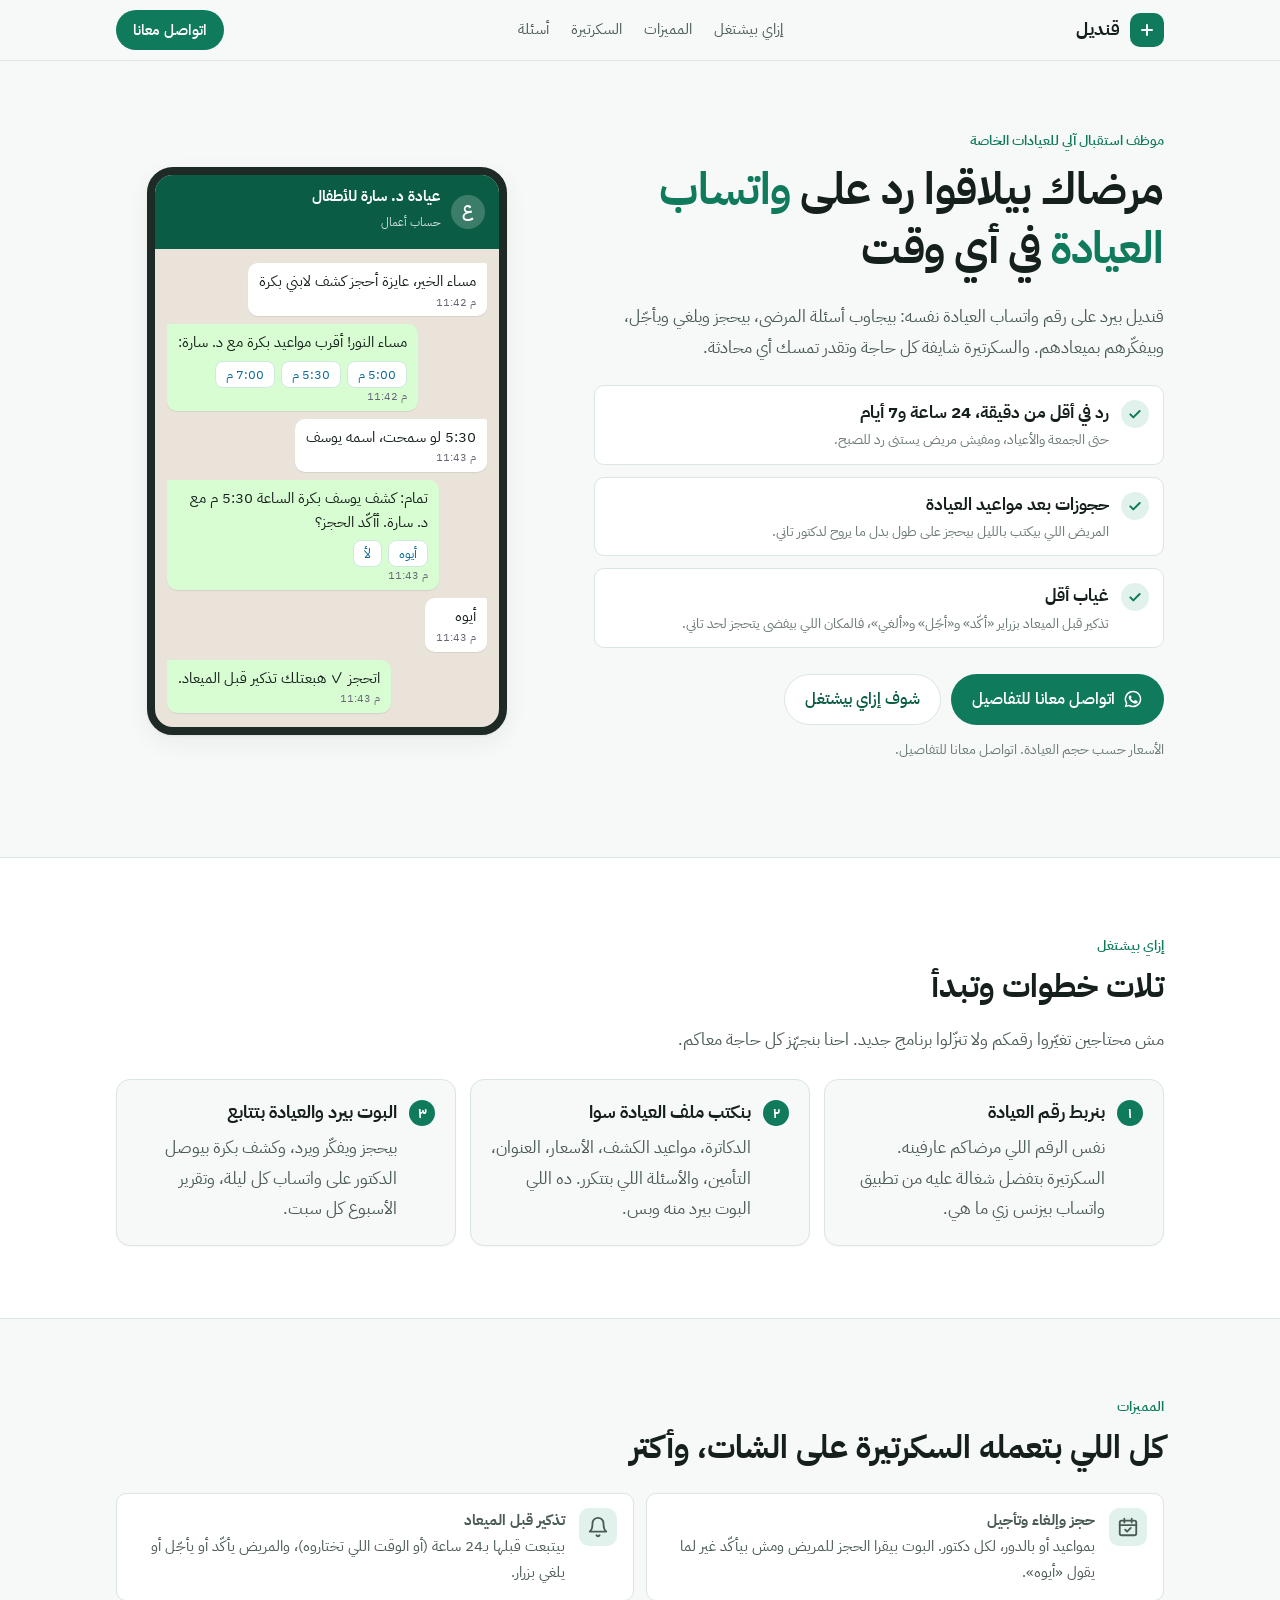
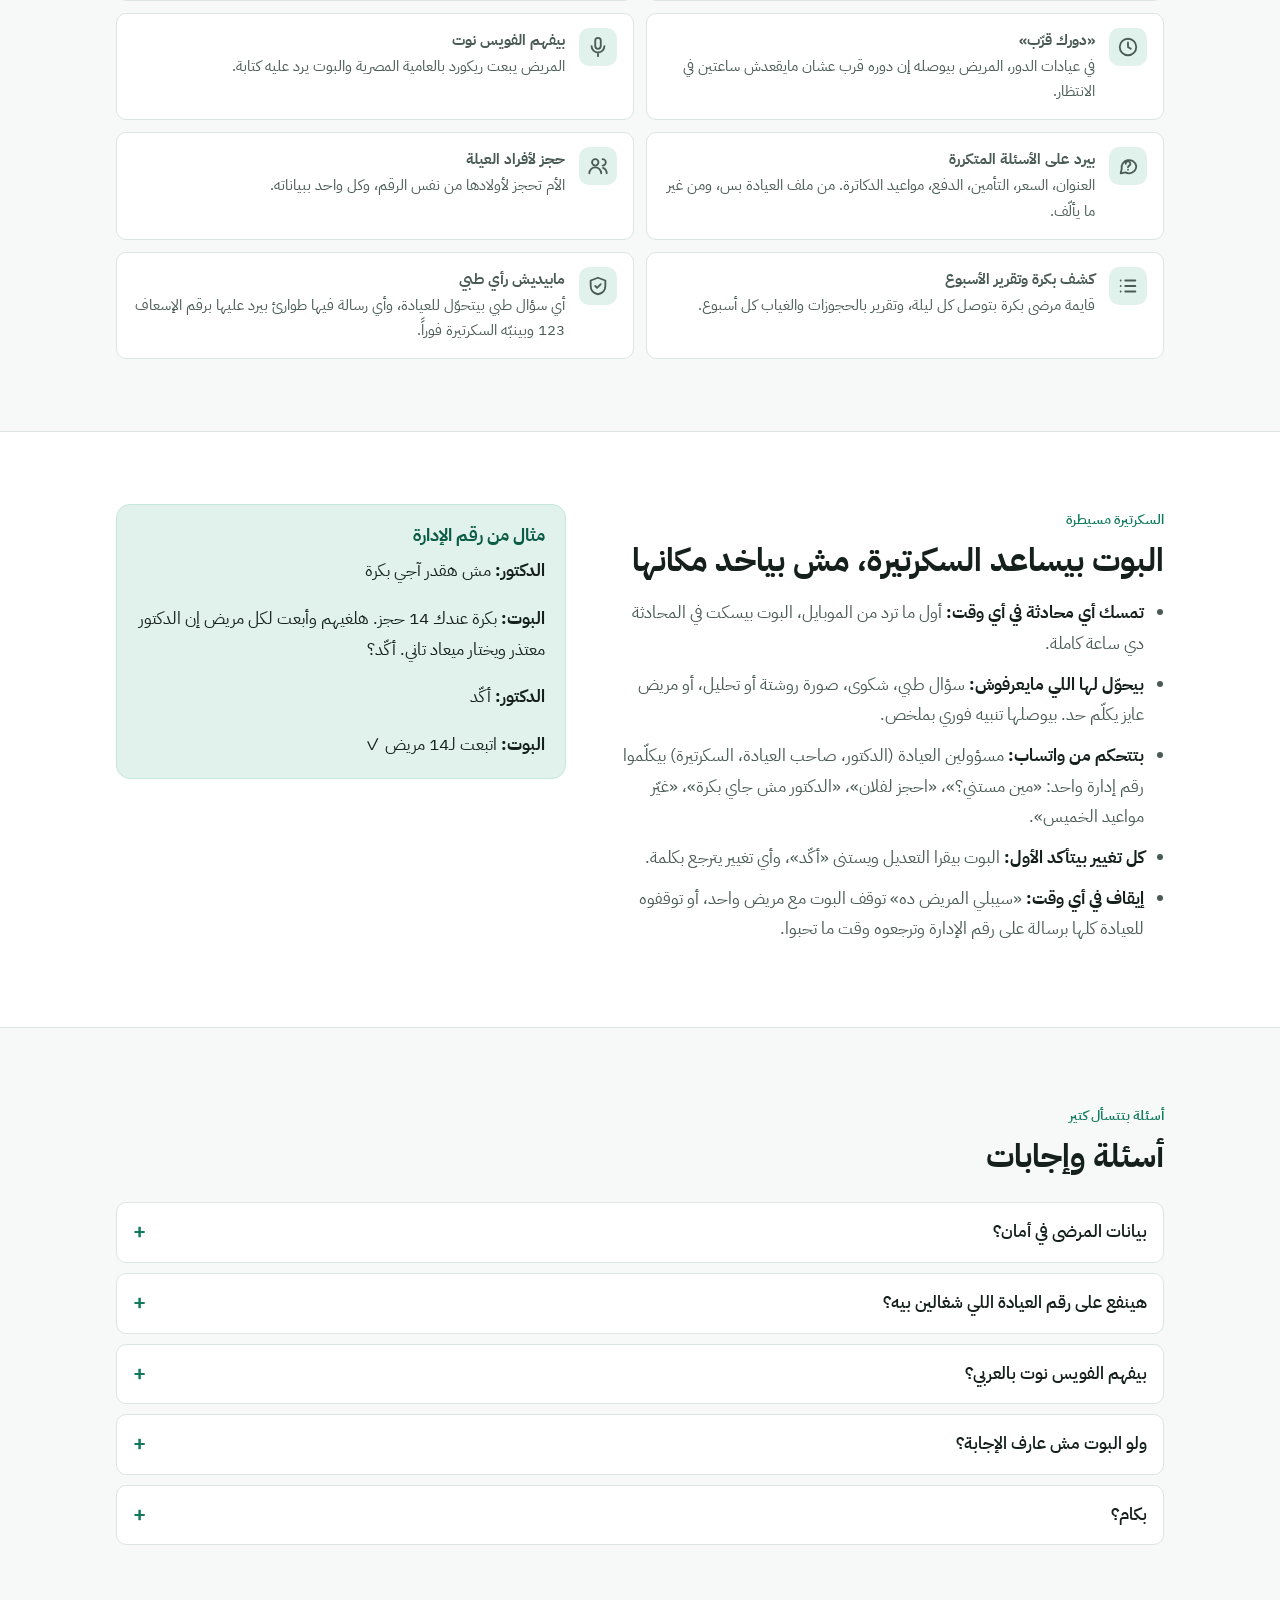
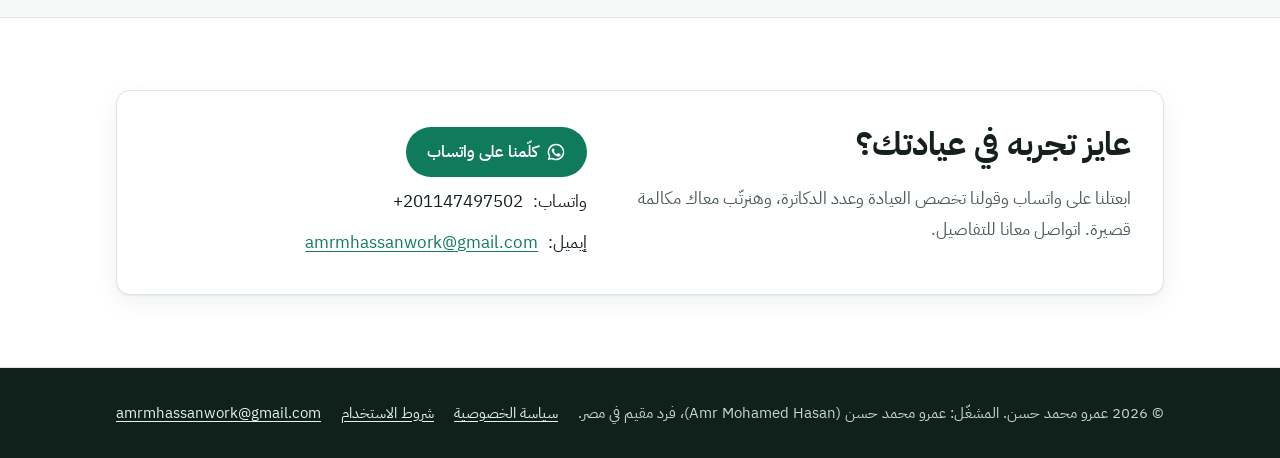
<file: index.html>
<!doctype html>
<html lang="ar" dir="rtl">
<head>
  <meta charset="utf-8">
  <meta name="viewport" content="width=device-width, initial-scale=1">
  <title>قنديل | موظف استقبال على واتساب العيادة</title>
  <meta name="description" content="قنديل: مساعد آلي بيرد على مرضى العيادة على رقم واتساب العيادة نفسه 24 ساعة، بيحجز ويلغي ويأجل المواعيد، وبيفكّر المرضى عشان الغياب يقل، والسكرتيرة تقدر تمسك أي محادثة في أي وقت.">
  <meta name="theme-color" content="#0f7a5c">
  <meta property="og:title" content="قنديل | موظف استقبال على واتساب العيادة">
  <meta property="og:description" content="رد في أقل من دقيقة 24 ساعة، حجوزات بعد مواعيد العيادة، وغياب أقل بالتذكير.">
  <meta property="og:type" content="website">
  <meta property="og:locale" content="ar_EG">
  <link rel="icon" href="data:image/svg+xml,%3Csvg xmlns='http://www.w3.org/2000/svg' viewBox='0 0 32 32'%3E%3Crect width='32' height='32' rx='8' fill='%230f7a5c'/%3E%3Cpath d='M9 16h14M16 9v14' stroke='white' stroke-width='3.5' stroke-linecap='round'/%3E%3C/svg%3E">
  <link rel="preconnect" href="https://fonts.googleapis.com">
  <link rel="preconnect" href="https://fonts.gstatic.com" crossorigin>
  <link rel="stylesheet" href="https://fonts.googleapis.com/css2?family=IBM+Plex+Sans+Arabic:wght@400;500;600;700&display=swap">
  <link rel="stylesheet" href="style.css">
</head>
<body>
<a class="skip" href="#main">تخطّى للمحتوى</a>

<header class="site-header">
  <div class="wrap">
    <a class="brand" href="index.html" aria-label="قنديل، الصفحة الرئيسية">
      <span class="brand-mark" aria-hidden="true"><svg viewBox="0 0 24 24" fill="none" stroke="currentColor" stroke-width="2.4" stroke-linecap="round"><path d="M6 12h12M12 6v12"/></svg></span>
      <span>قنديل</span>
    </a>
    <nav class="nav" aria-label="أقسام الصفحة">
      <a href="#how">إزاي بيشتغل</a>
      <a href="#features">المميزات</a>
      <a href="#control">السكرتيرة</a>
      <a href="#faq">أسئلة</a>
    </nav>
    <a class="btn btn-primary btn-sm" href="#contact">اتواصل معانا</a>
  </div>
</header>

<main id="main">

  <!-- Hero -->
  <section class="hero">
    <div class="wrap hero-grid">
      <div>
        <span class="eyebrow">موظف استقبال آلي للعيادات الخاصة</span>
        <h1>مرضاك بيلاقوا رد على <span>واتساب العيادة</span> في أي وقت</h1>
        <p class="lead">قنديل بيرد على رقم واتساب العيادة نفسه: بيجاوب أسئلة المرضى، بيحجز ويلغي ويأجّل، وبيفكّرهم بميعادهم. والسكرتيرة شايفة كل حاجة وتقدر تمسك أي محادثة.</p>

        <ul class="promises">
          <li>
            <span class="tick" aria-hidden="true"><svg viewBox="0 0 24 24" fill="none" stroke="currentColor" stroke-width="3" stroke-linecap="round" stroke-linejoin="round"><path d="M5 12.5l4.5 4.5L19 7.5"/></svg></span>
            <span><strong>رد في أقل من دقيقة، 24 ساعة و7 أيام</strong><small>حتى الجمعة والأعياد، ومفيش مريض يستنى رد للصبح.</small></span>
          </li>
          <li>
            <span class="tick" aria-hidden="true"><svg viewBox="0 0 24 24" fill="none" stroke="currentColor" stroke-width="3" stroke-linecap="round" stroke-linejoin="round"><path d="M5 12.5l4.5 4.5L19 7.5"/></svg></span>
            <span><strong>حجوزات بعد مواعيد العيادة</strong><small>المريض اللي بيكتب بالليل بيحجز على طول بدل ما يروح لدكتور تاني.</small></span>
          </li>
          <li>
            <span class="tick" aria-hidden="true"><svg viewBox="0 0 24 24" fill="none" stroke="currentColor" stroke-width="3" stroke-linecap="round" stroke-linejoin="round"><path d="M5 12.5l4.5 4.5L19 7.5"/></svg></span>
            <span><strong>غياب أقل</strong><small>تذكير قبل الميعاد بزراير «أكّد» و«أجّل» و«ألغي»، فالمكان اللي بيفضى يتحجز لحد تاني.</small></span>
          </li>
        </ul>

        <div class="cta-row">
          <a class="btn btn-primary" href="#contact">
            <svg viewBox="0 0 24 24" fill="currentColor" aria-hidden="true"><path d="M12 2a10 10 0 0 0-8.6 15.1L2 22l5-1.3A10 10 0 1 0 12 2zm0 18.2a8.2 8.2 0 0 1-4.2-1.2l-.3-.2-3 .8.8-2.9-.2-.3A8.2 8.2 0 1 1 12 20.2zm4.5-6.1c-.2-.1-1.5-.7-1.7-.8s-.4-.1-.6.1-.7.8-.8 1-.3.2-.5.1a6.7 6.7 0 0 1-3.3-2.9c-.2-.4.2-.4.7-1.3.1-.2 0-.3 0-.4l-.8-1.8c-.2-.5-.4-.4-.6-.4h-.5a1 1 0 0 0-.7.3 3 3 0 0 0-.9 2.2 5.2 5.2 0 0 0 1.1 2.7 11.8 11.8 0 0 0 4.5 4c1.7.7 2.3.8 3.2.6a2.7 2.7 0 0 0 1.8-1.2 2.2 2.2 0 0 0 .1-1.3c0-.1-.2-.2-.4-.3z"/></svg>
            اتواصل معانا للتفاصيل
          </a>
          <a class="btn btn-ghost" href="#how">شوف إزاي بيشتغل</a>
        </div>
        <p class="note">الأسعار حسب حجم العيادة. اتواصل معانا للتفاصيل.</p>
      </div>

      <figure class="phone" aria-label="مثال لمحادثة حجز على واتساب" role="img">
        <div class="phone-top">
          <span class="avatar" aria-hidden="true">ع</span>
          <span><b>عيادة د. سارة للأطفال</b><small>حساب أعمال</small></span>
        </div>
        <div class="chat" aria-hidden="true">
          <div class="msg in">مساء الخير، عايزة أحجز كشف لابني بكرة<time>11:42 م</time></div>
          <div class="msg out">مساء النور! أقرب مواعيد بكرة مع د. سارة:<div class="chips"><span>5:00 م</span><span>5:30 م</span><span>7:00 م</span></div><time>11:42 م</time></div>
          <div class="msg in">5:30 لو سمحت، اسمه يوسف<time>11:43 م</time></div>
          <div class="msg out">تمام: كشف يوسف بكرة الساعة 5:30 م مع د. سارة. أأكّد الحجز؟<div class="chips"><span>أيوه</span><span>لأ</span></div><time>11:43 م</time></div>
          <div class="msg in">أيوه<time>11:43 م</time></div>
          <div class="msg out">اتحجز ✓ هبعتلك تذكير قبل الميعاد.<time>11:43 م</time></div>
        </div>
      </figure>
    </div>
  </section>

  <!-- How it works -->
  <section id="how" class="section-alt">
    <div class="wrap">
      <span class="eyebrow">إزاي بيشتغل</span>
      <h2>تلات خطوات وتبدأ</h2>
      <p class="lead">مش محتاجين تغيّروا رقمكم ولا تنزّلوا برنامج جديد. احنا بنجهّز كل حاجة معاكم.</p>
      <ol class="steps">
        <li class="card">
          <h3>بنربط رقم العيادة</h3>
          <p>نفس الرقم اللي مرضاكم عارفينه. السكرتيرة بتفضل شغالة عليه من تطبيق واتساب بيزنس زي ما هي.</p>
        </li>
        <li class="card">
          <h3>بنكتب ملف العيادة سوا</h3>
          <p>الدكاترة، مواعيد الكشف، الأسعار، العنوان، التأمين، والأسئلة اللي بتتكرر. ده اللي البوت بيرد منه وبس.</p>
        </li>
        <li class="card">
          <h3>البوت بيرد والعيادة بتتابع</h3>
          <p>بيحجز ويفكّر ويرد، وكشف بكرة بيوصل الدكتور على واتساب كل ليلة، وتقرير الأسبوع كل سبت.</p>
        </li>
      </ol>
    </div>
  </section>

  <!-- Features -->
  <section id="features">
    <div class="wrap">
      <span class="eyebrow">المميزات</span>
      <h2>كل اللي بتعمله السكرتيرة على الشات، وأكتر</h2>
      <ul class="features">
        <li>
          <span class="icon" aria-hidden="true"><svg viewBox="0 0 24 24" fill="none" stroke="currentColor" stroke-width="2" stroke-linecap="round" stroke-linejoin="round"><rect x="3" y="5" width="18" height="16" rx="2"/><path d="M16 3v4M8 3v4M3 10h18M9 15l2 2 4-4"/></svg></span>
          <span><strong>حجز وإلغاء وتأجيل</strong>بمواعيد أو بالدور، لكل دكتور. البوت بيقرا الحجز للمريض ومش بيأكّد غير لما يقول «أيوه».</span>
        </li>
        <li>
          <span class="icon" aria-hidden="true"><svg viewBox="0 0 24 24" fill="none" stroke="currentColor" stroke-width="2" stroke-linecap="round" stroke-linejoin="round"><path d="M6 8a6 6 0 1 1 12 0c0 7 3 9 3 9H3s3-2 3-9"/><path d="M10.3 21a1.9 1.9 0 0 0 3.4 0"/></svg></span>
          <span><strong>تذكير قبل الميعاد</strong>بيتبعت قبلها بـ24 ساعة (أو الوقت اللي تختاروه)، والمريض يأكّد أو يأجّل أو يلغي بزرار.</span>
        </li>
        <li>
          <span class="icon" aria-hidden="true"><svg viewBox="0 0 24 24" fill="none" stroke="currentColor" stroke-width="2" stroke-linecap="round" stroke-linejoin="round"><circle cx="12" cy="12" r="9"/><path d="M12 7v5l3 2"/></svg></span>
          <span><strong>«دورك قرّب»</strong>في عيادات الدور، المريض بيوصله إن دوره قرب عشان مايقعدش ساعتين في الانتظار.</span>
        </li>
        <li>
          <span class="icon" aria-hidden="true"><svg viewBox="0 0 24 24" fill="none" stroke="currentColor" stroke-width="2" stroke-linecap="round" stroke-linejoin="round"><rect x="9" y="2" width="6" height="12" rx="3"/><path d="M5 11a7 7 0 0 0 14 0M12 18v4"/></svg></span>
          <span><strong>بيفهم الفويس نوت</strong>المريض يبعت ريكورد بالعامية المصرية والبوت يرد عليه كتابة.</span>
        </li>
        <li>
          <span class="icon" aria-hidden="true"><svg viewBox="0 0 24 24" fill="none" stroke="currentColor" stroke-width="2" stroke-linecap="round" stroke-linejoin="round"><path d="M21 12a8 8 0 0 1-11.8 7L4 20l1.1-4.6A8 8 0 1 1 21 12z"/><path d="M9.5 9.5a2.5 2.5 0 1 1 3.5 2.3c-.6.3-1 .8-1 1.5M12 16h.01"/></svg></span>
          <span><strong>بيرد على الأسئلة المتكررة</strong>العنوان، السعر، التأمين، الدفع، مواعيد الدكاترة. من ملف العيادة بس، ومن غير ما يألّف.</span>
        </li>
        <li>
          <span class="icon" aria-hidden="true"><svg viewBox="0 0 24 24" fill="none" stroke="currentColor" stroke-width="2" stroke-linecap="round" stroke-linejoin="round"><circle cx="9" cy="8" r="3.5"/><path d="M2.5 20a6.5 6.5 0 0 1 13 0M17 4.5a3.5 3.5 0 0 1 0 7M21.5 20a6.5 6.5 0 0 0-4-6"/></svg></span>
          <span><strong>حجز لأفراد العيلة</strong>الأم تحجز لأولادها من نفس الرقم، وكل واحد ببياناته.</span>
        </li>
        <li>
          <span class="icon" aria-hidden="true"><svg viewBox="0 0 24 24" fill="none" stroke="currentColor" stroke-width="2" stroke-linecap="round" stroke-linejoin="round"><path d="M9 6h11M9 12h11M9 18h11M4 6h.01M4 12h.01M4 18h.01"/></svg></span>
          <span><strong>كشف بكرة وتقرير الأسبوع</strong>قايمة مرضى بكرة بتوصل كل ليلة، وتقرير بالحجوزات والغياب كل أسبوع.</span>
        </li>
        <li>
          <span class="icon" aria-hidden="true"><svg viewBox="0 0 24 24" fill="none" stroke="currentColor" stroke-width="2" stroke-linecap="round" stroke-linejoin="round"><path d="M12 3l8 3v6c0 5-3.5 8-8 9-4.5-1-8-4-8-9V6z"/><path d="M9 12l2 2 4-4"/></svg></span>
          <span><strong>مابيديش رأي طبي</strong>أي سؤال طبي بيتحوّل للعيادة، وأي رسالة فيها طوارئ بيرد عليها برقم الإسعاف 123 وبينبّه السكرتيرة فوراً.</span>
        </li>
      </ul>
    </div>
  </section>

  <!-- Secretary in control -->
  <section id="control" class="section-alt">
    <div class="wrap control">
      <div>
        <span class="eyebrow">السكرتيرة مسيطرة</span>
        <h2>البوت بيساعد السكرتيرة، مش بياخد مكانها</h2>
        <ul>
          <li><strong>تمسك أي محادثة في أي وقت:</strong> أول ما ترد من الموبايل، البوت بيسكت في المحادثة دي ساعة كاملة.</li>
          <li><strong>بيحوّل لها اللي مايعرفوش:</strong> سؤال طبي، شكوى، صورة روشتة أو تحليل، أو مريض عايز يكلّم حد. بيوصلها تنبيه فوري بملخص.</li>
          <li><strong>بتتحكم من واتساب:</strong> مسؤولين العيادة (الدكتور، صاحب العيادة، السكرتيرة) بيكلّموا رقم إدارة واحد: «مين مستني؟»، «احجز لفلان»، «الدكتور مش جاي بكرة»، «غيّر مواعيد الخميس».</li>
          <li><strong>كل تغيير بيتأكد الأول:</strong> البوت بيقرا التعديل ويستنى «أكّد»، وأي تغيير يترجع بكلمة.</li>
          <li><strong>إيقاف في أي وقت:</strong> «سيبلي المريض ده» توقف البوت مع مريض واحد، أو توقفوه للعيادة كلها برسالة على رقم الإدارة وترجعوه وقت ما تحبوا.</li>
        </ul>
      </div>
      <div class="callout">
        <h3>مثال من رقم الإدارة</h3>
        <p><strong>الدكتور:</strong> مش هقدر آجي بكرة</p>
        <p><strong>البوت:</strong> بكرة عندك 14 حجز. هلغيهم وأبعت لكل مريض إن الدكتور معتذر ويختار ميعاد تاني. أكّد؟</p>
        <p><strong>الدكتور:</strong> أكّد</p>
        <p><strong>البوت:</strong> اتبعت لـ14 مريض ✓</p>
      </div>
    </div>
  </section>

  <!-- FAQ -->
  <section id="faq">
    <div class="wrap">
      <span class="eyebrow">أسئلة بتتسأل كتير</span>
      <h2>أسئلة وإجابات</h2>
      <div class="faq">
        <details>
          <summary>بيانات المرضى في أمان؟</summary>
          <div class="answer">
            <p>أيوه. الرسايل متشفرة، وكل عيادة منفصلة تماماً عن غيرها، وأي فتح لمحادثة مريض من عندنا بيتسجل. البيانات ملك العيادة، مابنبيعهاش ومابنستخدمهاش في إعلانات.</p>
            <p>كل مريض بيوافق على رسالة واضحة قبل ما نحفظ بياناته، ويقدر يمسحها في أي وقت بكلمة «امسح بياناتي». الرسايل القديمة بتتمسح تلقائي بعد 12 شهر (العيادة تقدر تطلب مدة تانية). التفاصيل في <a href="privacy.html">سياسة الخصوصية</a>.</p>
          </div>
        </details>
        <details>
          <summary>هينفع على رقم العيادة اللي شغالين بيه؟</summary>
          <div class="answer">
            <p>أيوه في أغلب الحالات. بنربط الرقم بمنصة واتساب للأعمال بطريقة اسمها «الاستخدام المشترك» (Coexistence)، فالرقم بيفضل شغال على تطبيق واتساب بيزنس عند السكرتيرة، والبوت بيرد من نفس الرقم. المرضى مش هيحسوا بأي تغيير.</p>
            <p>بنتأكد إن رقمكم ينفع قبل ما نبدأ. ولو العيادة عايزة، البوت يقدر يتعرف على مرضاكم من الشات القديم وقت الربط.</p>
          </div>
        </details>
        <details>
          <summary>بيفهم الفويس نوت بالعربي؟</summary>
          <div class="answer">
            <p>أيوه، بيحوّل الريكورد لكلام مكتوب بالعامية المصرية ويرد عليه. لو الصوت مش واضح بيطلب من المريض يكتب، ولو مانفعش بيحوّل المحادثة للسكرتيرة.</p>
          </div>
        </details>
        <details>
          <summary>ولو البوت مش عارف الإجابة؟</summary>
          <div class="answer">
            <p>مابيألّفش. بيرد من ملف العيادة بس، واللي مش موجود فيه بيقول للمريض إن حد من العيادة هيرد عليه، وبيبعت للسكرتيرة تنبيه فيه ملخص السؤال. ولو الرد اتأخر بيفكّرها.</p>
            <p>وتقدروا تضيفوا الإجابة لملف العيادة برسالة على رقم الإدارة، فالسؤال ده يترد عليه بعد كده.</p>
          </div>
        </details>
        <details>
          <summary>بكام؟</summary>
          <div class="answer">
            <p>السعر بيختلف حسب عدد الدكاترة وحجم المحادثات. <a href="#contact">اتواصل معانا للتفاصيل</a> وهنقولك على كل حاجة بوضوح قبل ما تبدأ.</p>
          </div>
        </details>
      </div>
    </div>
  </section>

  <!-- Contact -->
  <section id="contact" class="section-alt">
    <div class="wrap">
      <div class="contact-box">
        <div>
          <h2>عايز تجربه في عيادتك؟</h2>
          <p class="lead">ابعتلنا على واتساب وقولنا تخصص العيادة وعدد الدكاترة، وهنرتّب معاك مكالمة قصيرة. اتواصل معانا للتفاصيل.</p>
        </div>
        <div>
          <ul class="contact-lines">
            <li>
              <a class="btn btn-primary" href="https://wa.me/201147497502?text=%D8%A3%D9%87%D9%84%D8%A7%D9%8B%D8%8C%20%D8%B9%D8%A7%D9%8A%D8%B2%20%D8%A3%D8%B9%D8%B1%D9%81%20%D8%AA%D9%81%D8%A7%D8%B5%D9%8A%D9%84%20%D8%A7%D9%84%D8%AE%D8%AF%D9%85%D8%A9%20%D9%84%D8%B9%D9%8A%D8%A7%D8%AF%D8%AA%D9%8A" rel="noopener">
                <svg viewBox="0 0 24 24" fill="currentColor" aria-hidden="true"><path d="M12 2a10 10 0 0 0-8.6 15.1L2 22l5-1.3A10 10 0 1 0 12 2zm0 18.2a8.2 8.2 0 0 1-4.2-1.2l-.3-.2-3 .8.8-2.9-.2-.3A8.2 8.2 0 1 1 12 20.2zm4.5-6.1c-.2-.1-1.5-.7-1.7-.8s-.4-.1-.6.1-.7.8-.8 1-.3.2-.5.1a6.7 6.7 0 0 1-3.3-2.9c-.2-.4.2-.4.7-1.3.1-.2 0-.3 0-.4l-.8-1.8c-.2-.5-.4-.4-.6-.4h-.5a1 1 0 0 0-.7.3 3 3 0 0 0-.9 2.2 5.2 5.2 0 0 0 1.1 2.7 11.8 11.8 0 0 0 4.5 4c1.7.7 2.3.8 3.2.6a2.7 2.7 0 0 0 1.8-1.2 2.2 2.2 0 0 0 .1-1.3c0-.1-.2-.2-.4-.3z"/></svg>
                كلّمنا على واتساب
              </a>
            </li>
            <li>واتساب: <span class="ltr">+201147497502</span></li>
            <li>إيميل: <a class="ltr" href="mailto:amrmhassanwork@gmail.com">amrmhassanwork@gmail.com</a></li>
          </ul>
        </div>
      </div>
    </div>
  </section>

</main>

<footer class="site-footer">
  <div class="wrap">
    <p>© 2026 عمرو محمد حسن. المشغّل: عمرو محمد حسن (Amr Mohamed Hasan)، فرد مقيم في مصر.</p>
    <ul class="foot-links">
      <li><a href="privacy.html">سياسة الخصوصية</a></li>
      <li><a href="terms.html">شروط الاستخدام</a></li>
      <li><a href="mailto:amrmhassanwork@gmail.com">amrmhassanwork@gmail.com</a></li>
    </ul>
  </div>
</footer>
</body>
</html>
</file>
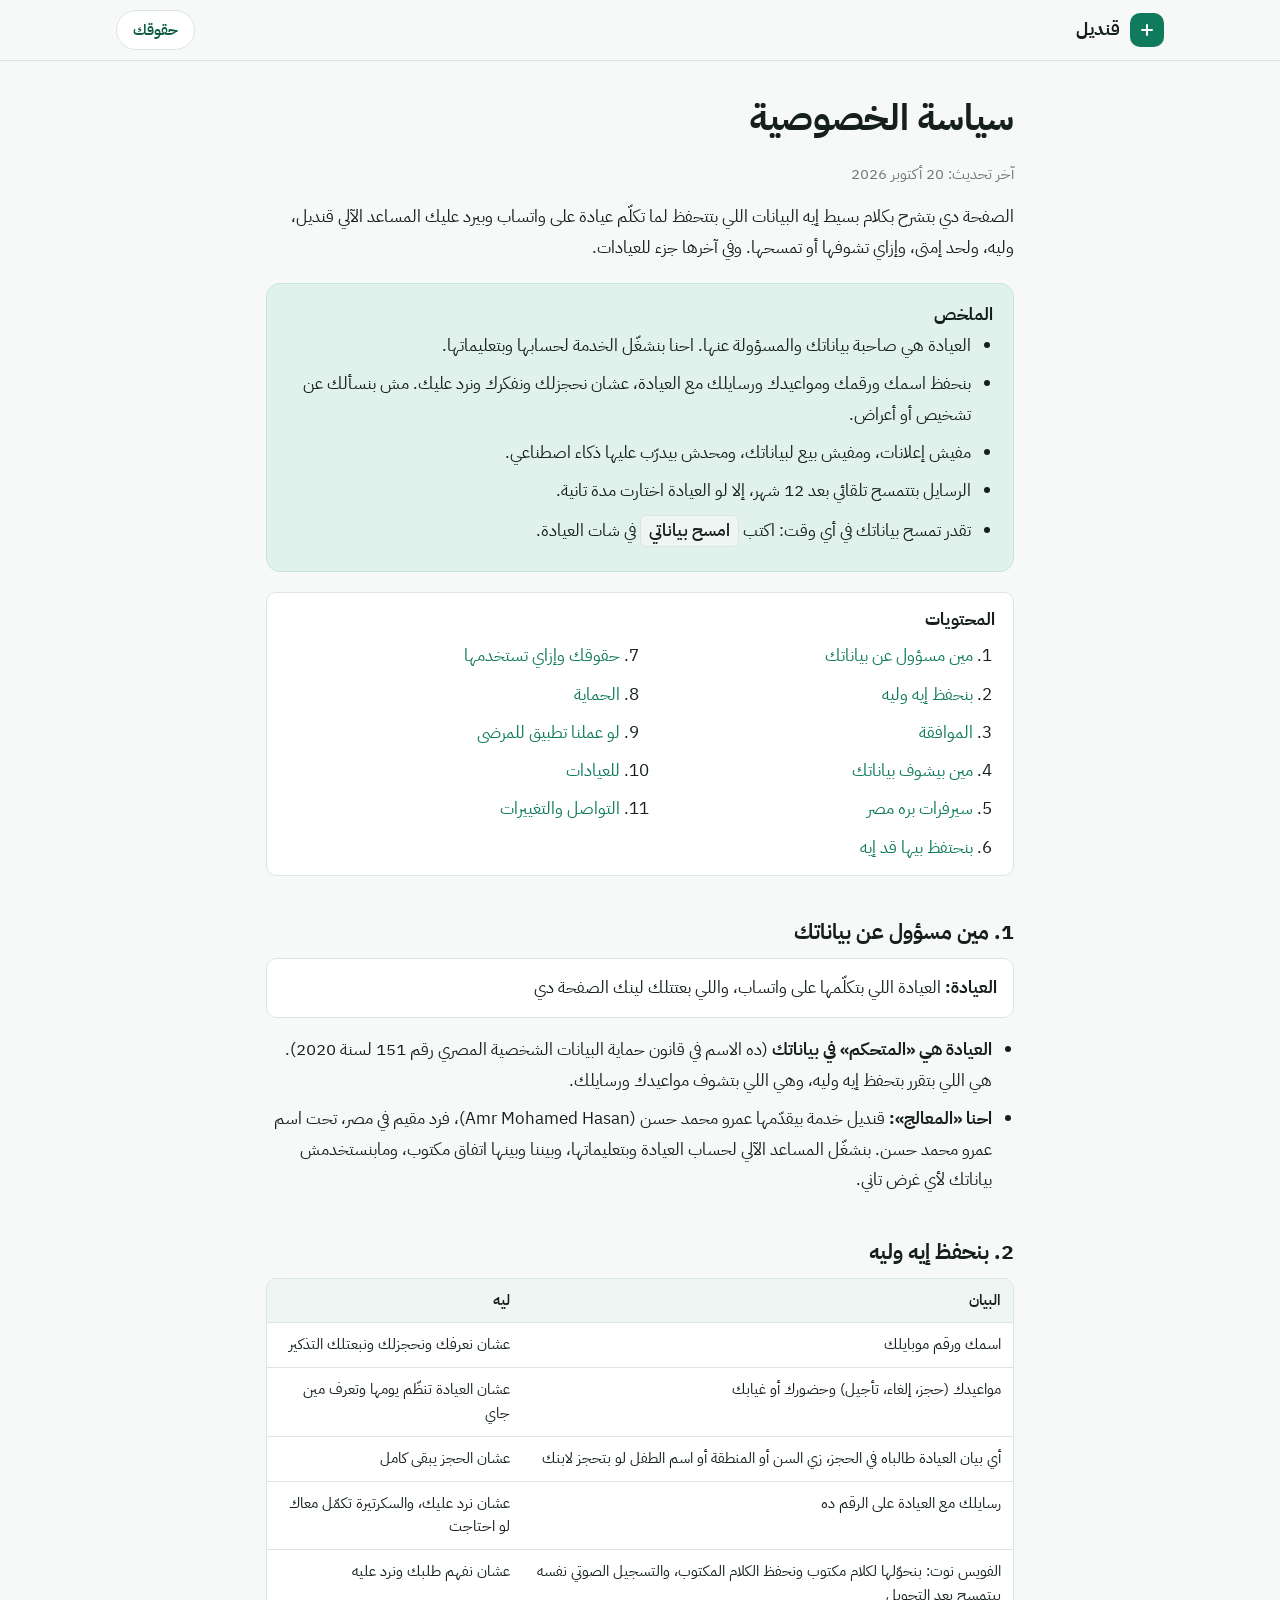
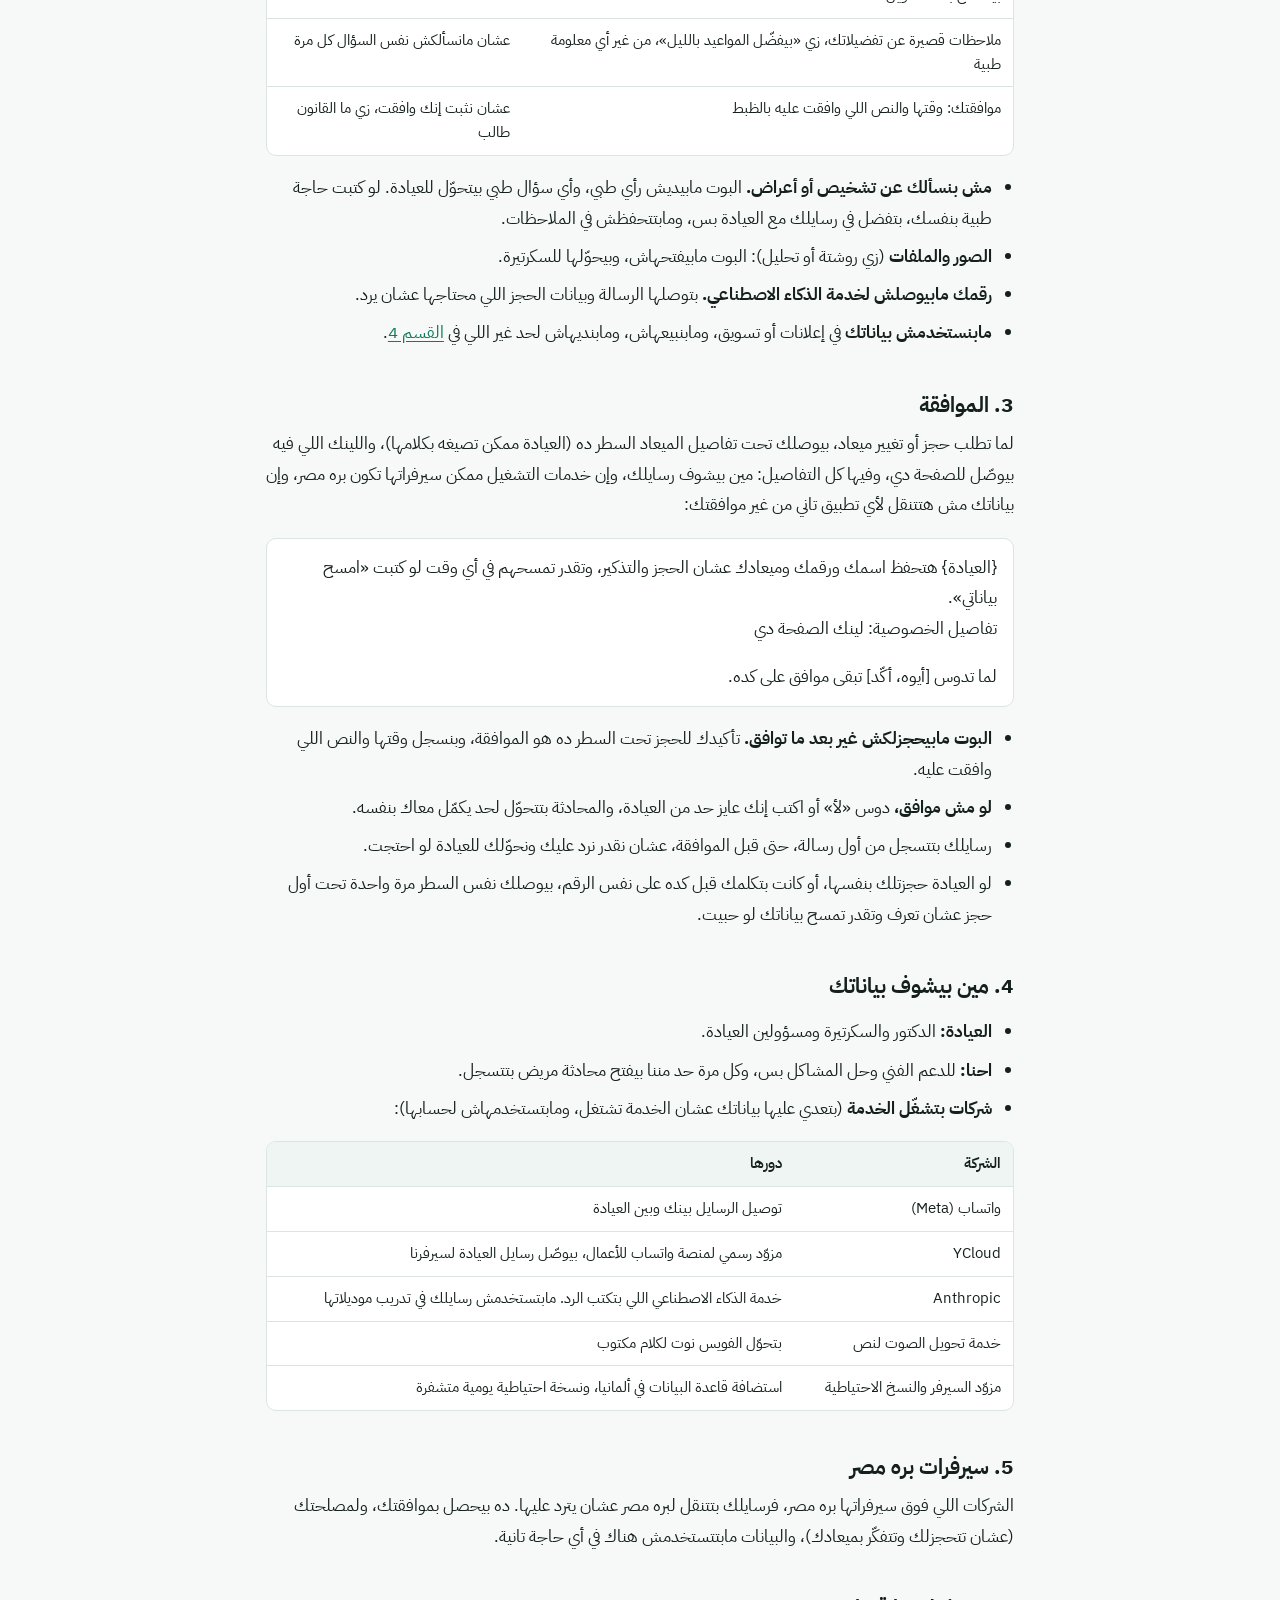
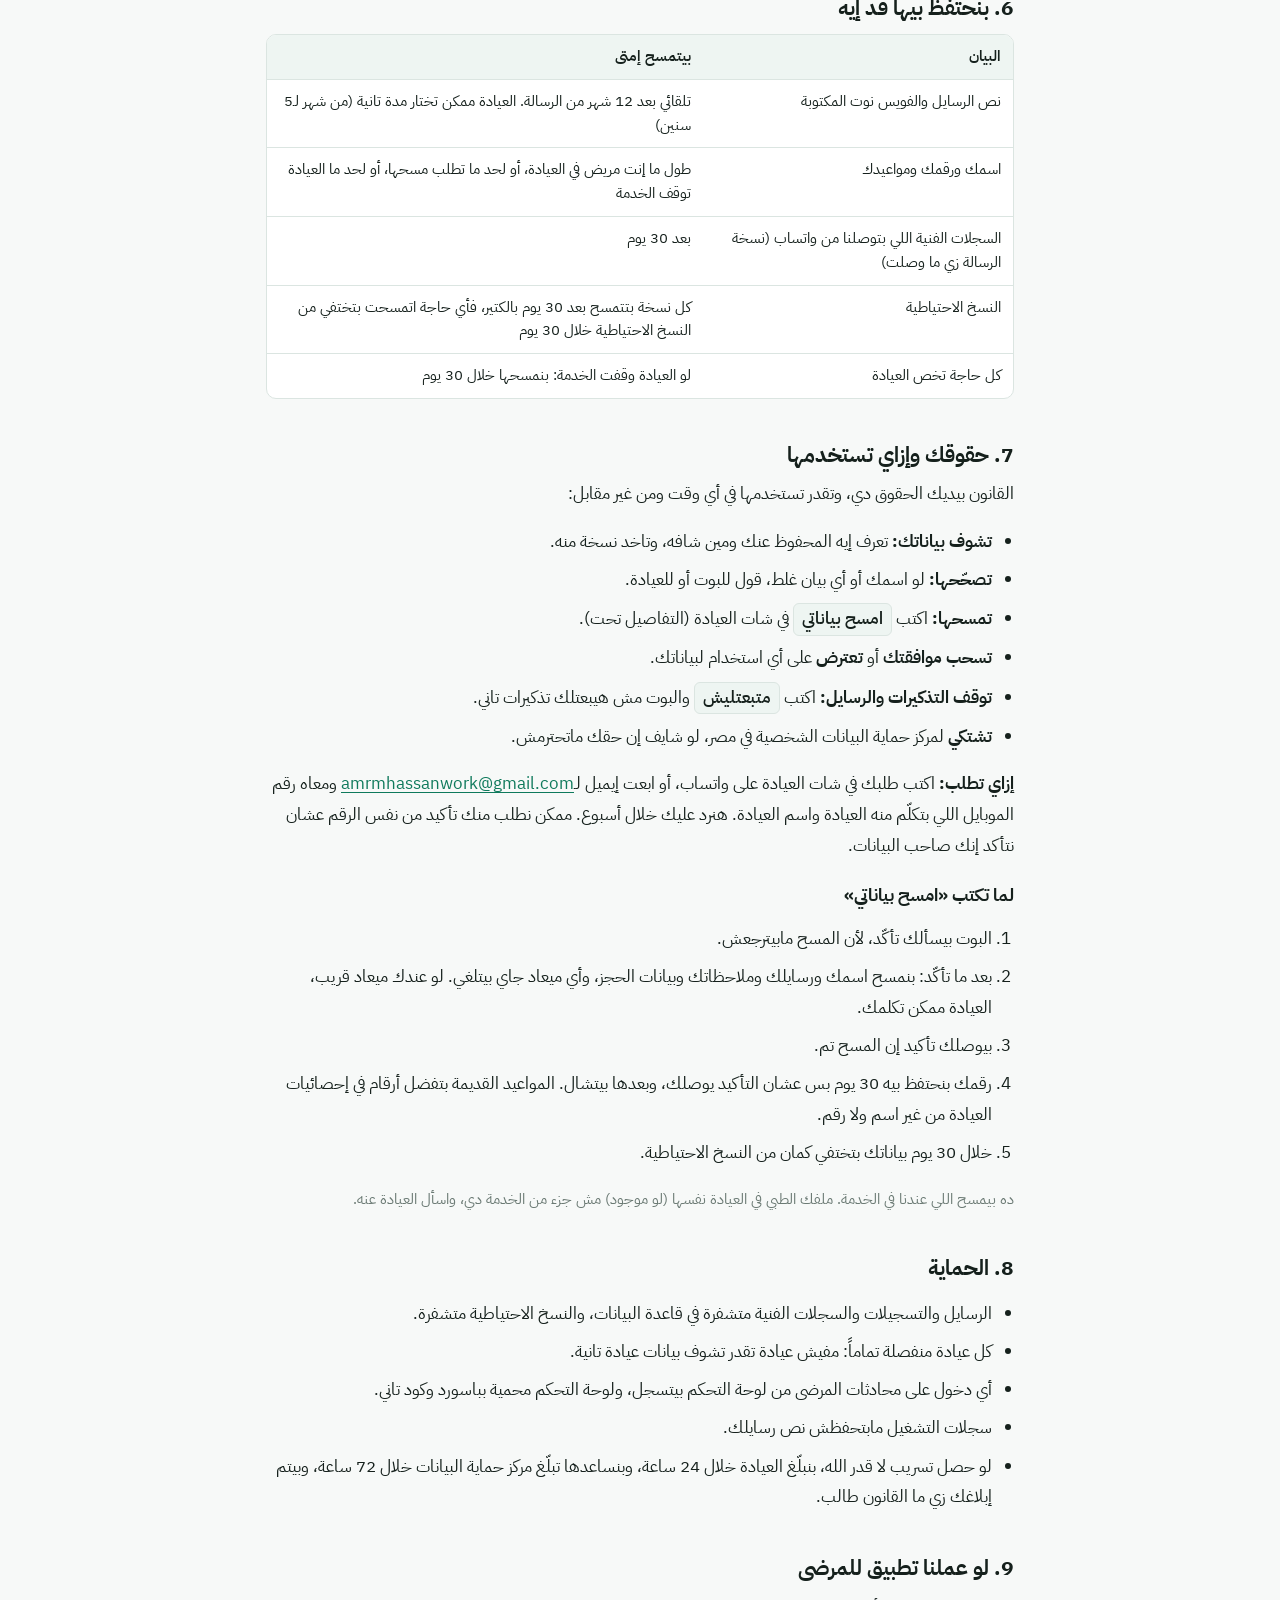
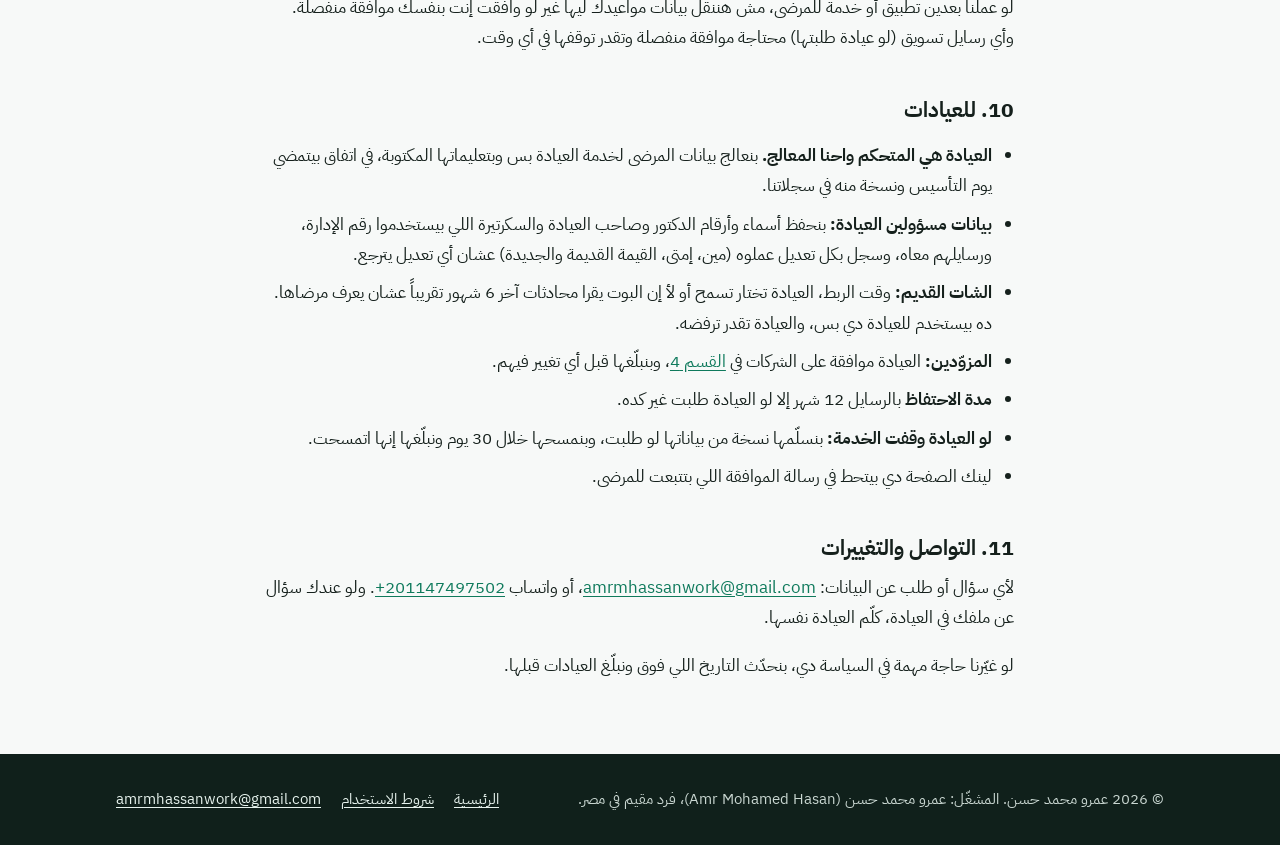
<file: privacy.html>
<!doctype html>
<html lang="ar" dir="rtl">
<head>
  <meta charset="utf-8">
  <meta name="viewport" content="width=device-width, initial-scale=1">
  <title>سياسة الخصوصية | قنديل</title>
  <meta name="description" content="إزاي بنحفظ ونستخدم بيانات المرضى والعيادات في قنديل، ومين بيشوفها، وإزاي تشوف بياناتك أو تمسحها.">
  <meta name="theme-color" content="#0f7a5c">
  <link rel="icon" href="data:image/svg+xml,%3Csvg xmlns='http://www.w3.org/2000/svg' viewBox='0 0 32 32'%3E%3Crect width='32' height='32' rx='8' fill='%230f7a5c'/%3E%3Cpath d='M9 16h14M16 9v14' stroke='white' stroke-width='3.5' stroke-linecap='round'/%3E%3C/svg%3E">
  <link rel="preconnect" href="https://fonts.googleapis.com">
  <link rel="preconnect" href="https://fonts.gstatic.com" crossorigin>
  <link rel="stylesheet" href="https://fonts.googleapis.com/css2?family=IBM+Plex+Sans+Arabic:wght@400;500;600;700&display=swap">
  <link rel="stylesheet" href="style.css">
</head>
<body>
<a class="skip" href="#main">تخطّى للمحتوى</a>

<header class="site-header">
  <div class="wrap">
    <a class="brand" href="index.html" aria-label="قنديل، الصفحة الرئيسية">
      <span class="brand-mark" aria-hidden="true"><svg viewBox="0 0 24 24" fill="none" stroke="currentColor" stroke-width="2.4" stroke-linecap="round"><path d="M6 12h12M12 6v12"/></svg></span>
      <span>قنديل</span>
    </a>
    <a class="btn btn-ghost btn-sm" href="#rights">حقوقك</a>
  </div>
</header>

<main id="main" class="doc">
  <div class="wrap">
    <h1>سياسة الخصوصية</h1>
    <p class="meta">آخر تحديث: 20 أكتوبر 2026</p>

    <p>الصفحة دي بتشرح بكلام بسيط إيه البيانات اللي بتتحفظ لما تكلّم عيادة على واتساب وبيرد عليك المساعد الآلي قنديل، وليه، ولحد إمتى، وإزاي تشوفها أو تمسحها. وفي آخرها جزء للعيادات.</p>

    <div class="summary-box" role="note" aria-label="الملخص">
      <strong>الملخص</strong>
      <ul>
        <li>العيادة هي صاحبة بياناتك والمسؤولة عنها. احنا بنشغّل الخدمة لحسابها وبتعليماتها.</li>
        <li>بنحفظ اسمك ورقمك ومواعيدك ورسايلك مع العيادة، عشان نحجزلك ونفكرك ونرد عليك. مش بنسألك عن تشخيص أو أعراض.</li>
        <li>مفيش إعلانات، ومفيش بيع لبياناتك، ومحدش بيدرّب عليها ذكاء اصطناعي.</li>
        <li>الرسايل بتتمسح تلقائي بعد 12 شهر، إلا لو العيادة اختارت مدة تانية.</li>
        <li>تقدر تمسح بياناتك في أي وقت: اكتب <span class="cmd">امسح بياناتي</span> في شات العيادة.</li>
      </ul>
    </div>

    <nav class="toc" aria-label="محتويات الصفحة">
      <strong>المحتويات</strong>
      <ol>
        <li><a href="#who">مين مسؤول عن بياناتك</a></li>
        <li><a href="#what">بنحفظ إيه وليه</a></li>
        <li><a href="#consent">الموافقة</a></li>
        <li><a href="#sharing">مين بيشوف بياناتك</a></li>
        <li><a href="#abroad">سيرفرات بره مصر</a></li>
        <li><a href="#retention">بنحتفظ بيها قد إيه</a></li>
        <li><a href="#rights">حقوقك وإزاي تستخدمها</a></li>
        <li><a href="#security">الحماية</a></li>
        <li><a href="#app">لو عملنا تطبيق للمرضى</a></li>
        <li><a href="#clinics">للعيادات</a></li>
        <li><a href="#contact">التواصل والتغييرات</a></li>
      </ol>
    </nav>

    <h2 id="who">1. مين مسؤول عن بياناتك</h2>
    <div class="clinic-box">
      <p style="margin:0"><strong>العيادة:</strong> <span id="clinic-name">العيادة اللي بتكلّمها على واتساب، واللي بعتتلك لينك الصفحة دي</span><span id="clinic-address"></span></p>
    </div>
    <ul>
      <li><strong>العيادة هي «المتحكم» في بياناتك</strong> (ده الاسم في قانون حماية البيانات الشخصية المصري رقم 151 لسنة 2020). هي اللي بتقرر بتحفظ إيه وليه، وهي اللي بتشوف مواعيدك ورسايلك.</li>
      <li><strong>احنا «المعالج»:</strong> قنديل خدمة بيقدّمها عمرو محمد حسن (Amr Mohamed Hasan)، فرد مقيم في مصر، تحت اسم عمرو محمد حسن. بنشغّل المساعد الآلي لحساب العيادة وبتعليماتها، وبيننا وبينها اتفاق مكتوب، ومابنستخدمش بياناتك لأي غرض تاني.</li>
    </ul>

    <h2 id="what">2. بنحفظ إيه وليه</h2>
    <div class="table-scroll">
      <table>
        <thead><tr><th scope="col">البيان</th><th scope="col">ليه</th></tr></thead>
        <tbody>
          <tr><td>اسمك ورقم موبايلك</td><td>عشان نعرفك ونحجزلك ونبعتلك التذكير</td></tr>
          <tr><td>مواعيدك (حجز، إلغاء، تأجيل) وحضورك أو غيابك</td><td>عشان العيادة تنظّم يومها وتعرف مين جاي</td></tr>
          <tr><td>أي بيان العيادة طالباه في الحجز، زي السن أو المنطقة أو اسم الطفل لو بتحجز لابنك</td><td>عشان الحجز يبقى كامل</td></tr>
          <tr><td>رسايلك مع العيادة على الرقم ده</td><td>عشان نرد عليك، والسكرتيرة تكمّل معاك لو احتاجت</td></tr>
          <tr><td>الفويس نوت: بنحوّلها لكلام مكتوب ونحفظ الكلام المكتوب، والتسجيل الصوتي نفسه بيتمسح بعد التحويل</td><td>عشان نفهم طلبك ونرد عليه</td></tr>
          <tr><td>ملاحظات قصيرة عن تفضيلاتك، زي «بيفضّل المواعيد بالليل»، من غير أي معلومة طبية</td><td>عشان مانسألكش نفس السؤال كل مرة</td></tr>
          <tr><td>موافقتك: وقتها والنص اللي وافقت عليه بالظبط</td><td>عشان نثبت إنك وافقت، زي ما القانون طالب</td></tr>
        </tbody>
      </table>
    </div>
    <ul>
      <li><strong>مش بنسألك عن تشخيص أو أعراض.</strong> البوت مابيديش رأي طبي، وأي سؤال طبي بيتحوّل للعيادة. لو كتبت حاجة طبية بنفسك، بتفضل في رسايلك مع العيادة بس، ومابتتحفظش في الملاحظات.</li>
      <li><strong>الصور والملفات</strong> (زي روشتة أو تحليل): البوت مابيفتحهاش، وبيحوّلها للسكرتيرة.</li>
      <li><strong>رقمك مابيوصلش لخدمة الذكاء الاصطناعي.</strong> بتوصلها الرسالة وبيانات الحجز اللي محتاجها عشان يرد.</li>
      <li><strong>مابنستخدمش بياناتك</strong> في إعلانات أو تسويق، ومابنبيعهاش، ومابنديهاش لحد غير اللي في <a href="#sharing">القسم 4</a>.</li>
    </ul>

    <h2 id="consent">3. الموافقة</h2>
    <p>لما تطلب حجز أو تغيير ميعاد، بيوصلك تحت تفاصيل الميعاد السطر ده (العيادة ممكن تصيغه بكلامها)، واللينك اللي فيه بيوصّل للصفحة دي، وفيها كل التفاصيل: مين بيشوف رسايلك، وإن خدمات التشغيل ممكن سيرفراتها تكون بره مصر، وإن بياناتك مش هتتنقل لأي تطبيق تاني من غير موافقتك:</p>
    <blockquote class="clinic-box">
      <p>{العيادة} هتحفظ اسمك ورقمك وميعادك عشان الحجز والتذكير، وتقدر تمسحهم في أي وقت لو كتبت «امسح بياناتي».<br>تفاصيل الخصوصية: لينك الصفحة دي</p>
      <p style="margin:0">لما تدوس [أيوه، أكّد] تبقى موافق على كده.</p>
    </blockquote>
    <ul>
      <li><strong>البوت مابيحجزلكش غير بعد ما توافق.</strong> تأكيدك للحجز تحت السطر ده هو الموافقة، وبنسجل وقتها والنص اللي وافقت عليه.</li>
      <li><strong>لو مش موافق،</strong> دوس «لأ» أو اكتب إنك عايز حد من العيادة، والمحادثة بتتحوّل لحد يكمّل معاك بنفسه.</li>
      <li>رسايلك بتتسجل من أول رسالة، حتى قبل الموافقة، عشان نقدر نرد عليك ونحوّلك للعيادة لو احتجت.</li>
      <li>لو العيادة حجزتلك بنفسها، أو كانت بتكلمك قبل كده على نفس الرقم، بيوصلك نفس السطر مرة واحدة تحت أول حجز عشان تعرف وتقدر تمسح بياناتك لو حبيت.</li>
    </ul>

    <h2 id="sharing">4. مين بيشوف بياناتك</h2>
    <ul>
      <li><strong>العيادة:</strong> الدكتور والسكرتيرة ومسؤولين العيادة.</li>
      <li><strong>احنا:</strong> للدعم الفني وحل المشاكل بس، وكل مرة حد مننا بيفتح محادثة مريض بتتسجل.</li>
      <li><strong>شركات بتشغّل الخدمة</strong> (بتعدي عليها بياناتك عشان الخدمة تشتغل، ومابتستخدمهاش لحسابها):</li>
    </ul>
    <div class="table-scroll">
      <table>
        <thead><tr><th scope="col">الشركة</th><th scope="col">دورها</th></tr></thead>
        <tbody>
          <tr><td>واتساب (Meta)</td><td>توصيل الرسايل بينك وبين العيادة</td></tr>
          <tr><td>YCloud</td><td>مزوّد رسمي لمنصة واتساب للأعمال، بيوصّل رسايل العيادة لسيرفرنا</td></tr>
          <tr><td>Anthropic</td><td>خدمة الذكاء الاصطناعي اللي بتكتب الرد. مابتستخدمش رسايلك في تدريب موديلاتها</td></tr>
          <tr><td>خدمة تحويل الصوت لنص</td><td>بتحوّل الفويس نوت لكلام مكتوب</td></tr>
          <tr><td>مزوّد السيرفر والنسخ الاحتياطية</td><td>استضافة قاعدة البيانات في ألمانيا، ونسخة احتياطية يومية متشفرة</td></tr>
        </tbody>
      </table>
    </div>

    <h2 id="abroad">5. سيرفرات بره مصر</h2>
    <p>الشركات اللي فوق سيرفراتها بره مصر، فرسايلك بتتنقل لبره مصر عشان يترد عليها. ده بيحصل بموافقتك، ولمصلحتك (عشان تتحجزلك وتتفكّر بميعادك)، والبيانات مابتتستخدمش هناك في أي حاجة تانية.</p>

    <h2 id="retention">6. بنحتفظ بيها قد إيه</h2>
    <div class="table-scroll">
      <table>
        <thead><tr><th scope="col">البيان</th><th scope="col">بيتمسح إمتى</th></tr></thead>
        <tbody>
          <tr><td>نص الرسايل والفويس نوت المكتوبة</td><td>تلقائي بعد 12 شهر من الرسالة. العيادة ممكن تختار مدة تانية (من شهر لـ5 سنين)</td></tr>
          <tr><td>اسمك ورقمك ومواعيدك</td><td>طول ما إنت مريض في العيادة، أو لحد ما تطلب مسحها، أو لحد ما العيادة توقف الخدمة</td></tr>
          <tr><td>السجلات الفنية اللي بتوصلنا من واتساب (نسخة الرسالة زي ما وصلت)</td><td>بعد 30 يوم</td></tr>
          <tr><td>النسخ الاحتياطية</td><td>كل نسخة بتتمسح بعد 30 يوم بالكتير، فأي حاجة اتمسحت بتختفي من النسخ الاحتياطية خلال 30 يوم</td></tr>
          <tr><td>كل حاجة تخص العيادة</td><td>لو العيادة وقفت الخدمة: بنمسحها خلال 30 يوم</td></tr>
        </tbody>
      </table>
    </div>

    <h2 id="rights">7. حقوقك وإزاي تستخدمها</h2>
    <p>القانون بيديك الحقوق دي، وتقدر تستخدمها في أي وقت ومن غير مقابل:</p>
    <ul>
      <li><strong>تشوف بياناتك:</strong> تعرف إيه المحفوظ عنك ومين شافه، وتاخد نسخة منه.</li>
      <li><strong>تصحّحها:</strong> لو اسمك أو أي بيان غلط، قول للبوت أو للعيادة.</li>
      <li><strong>تمسحها:</strong> اكتب <span class="cmd">امسح بياناتي</span> في شات العيادة (التفاصيل تحت).</li>
      <li><strong>تسحب موافقتك</strong> أو <strong>تعترض</strong> على أي استخدام لبياناتك.</li>
      <li><strong>توقف التذكيرات والرسايل:</strong> اكتب <span class="cmd">متبعتليش</span> والبوت مش هيبعتلك تذكيرات تاني.</li>
      <li><strong>تشتكي</strong> لمركز حماية البيانات الشخصية في مصر، لو شايف إن حقك ماتحترمش.</li>
    </ul>
    <p><strong>إزاي تطلب:</strong> اكتب طلبك في شات العيادة على واتساب، أو ابعت إيميل لـ<a class="ltr" href="mailto:amrmhassanwork@gmail.com">amrmhassanwork@gmail.com</a> ومعاه رقم الموبايل اللي بتكلّم منه العيادة واسم العيادة. هنرد عليك خلال أسبوع. ممكن نطلب منك تأكيد من نفس الرقم عشان نتأكد إنك صاحب البيانات.</p>

    <h3>لما تكتب «امسح بياناتي»</h3>
    <ol>
      <li>البوت بيسألك تأكّد، لأن المسح مابيترجعش.</li>
      <li>بعد ما تأكّد: بنمسح اسمك ورسايلك وملاحظاتك وبيانات الحجز، وأي ميعاد جاي بيتلغي. لو عندك ميعاد قريب، العيادة ممكن تكلمك.</li>
      <li>بيوصلك تأكيد إن المسح تم.</li>
      <li>رقمك بنحتفظ بيه 30 يوم بس عشان التأكيد يوصلك، وبعدها بيتشال. المواعيد القديمة بتفضل أرقام في إحصائيات العيادة من غير اسم ولا رقم.</li>
      <li>خلال 30 يوم بياناتك بتختفي كمان من النسخ الاحتياطية.</li>
    </ol>
    <p class="meta">ده بيمسح اللي عندنا في الخدمة. ملفك الطبي في العيادة نفسها (لو موجود) مش جزء من الخدمة دي، واسأل العيادة عنه.</p>

    <h2 id="security">8. الحماية</h2>
    <ul>
      <li>الرسايل والتسجيلات والسجلات الفنية متشفرة في قاعدة البيانات، والنسخ الاحتياطية متشفرة.</li>
      <li>كل عيادة منفصلة تماماً: مفيش عيادة تقدر تشوف بيانات عيادة تانية.</li>
      <li>أي دخول على محادثات المرضى من لوحة التحكم بيتسجل، ولوحة التحكم محمية بباسورد وكود تاني.</li>
      <li>سجلات التشغيل مابتحفظش نص رسايلك.</li>
      <li>لو حصل تسريب لا قدر الله، بنبلّغ العيادة خلال 24 ساعة، وبنساعدها تبلّغ مركز حماية البيانات خلال 72 ساعة، وبيتم إبلاغك زي ما القانون طالب.</li>
    </ul>

    <h2 id="app">9. لو عملنا تطبيق للمرضى</h2>
    <p>لو عملنا بعدين تطبيق أو خدمة للمرضى، مش هننقل بيانات مواعيدك ليها غير لو وافقت إنت بنفسك موافقة منفصلة. وأي رسايل تسويق (لو عيادة طلبتها) محتاجة موافقة منفصلة وتقدر توقفها في أي وقت.</p>

    <h2 id="clinics">10. للعيادات</h2>
    <ul>
      <li><strong>العيادة هي المتحكم واحنا المعالج.</strong> بنعالج بيانات المرضى لخدمة العيادة بس وبتعليماتها المكتوبة، في اتفاق بيتمضي يوم التأسيس ونسخة منه في سجلاتنا.</li>
      <li><strong>بيانات مسؤولين العيادة:</strong> بنحفظ أسماء وأرقام الدكتور وصاحب العيادة والسكرتيرة اللي بيستخدموا رقم الإدارة، ورسايلهم معاه، وسجل بكل تعديل عملوه (مين، إمتى، القيمة القديمة والجديدة) عشان أي تعديل يترجع.</li>
      <li><strong>الشات القديم:</strong> وقت الربط، العيادة تختار تسمح أو لأ إن البوت يقرا محادثات آخر 6 شهور تقريباً عشان يعرف مرضاها. ده بيستخدم للعيادة دي بس، والعيادة تقدر ترفضه.</li>
      <li><strong>المزوّدين:</strong> العيادة موافقة على الشركات في <a href="#sharing">القسم 4</a>، وبنبلّغها قبل أي تغيير فيهم.</li>
      <li><strong>مدة الاحتفاظ</strong> بالرسايل 12 شهر إلا لو العيادة طلبت غير كده.</li>
      <li><strong>لو العيادة وقفت الخدمة:</strong> بنسلّمها نسخة من بياناتها لو طلبت، وبنمسحها خلال 30 يوم ونبلّغها إنها اتمسحت.</li>
      <li>لينك الصفحة دي بيتحط في رسالة الموافقة اللي بتتبعت للمرضى.</li>
    </ul>

    <h2 id="contact">11. التواصل والتغييرات</h2>
    <p>لأي سؤال أو طلب عن البيانات: <a class="ltr" href="mailto:amrmhassanwork@gmail.com">amrmhassanwork@gmail.com</a>، أو واتساب <a class="ltr" href="https://wa.me/201147497502">+201147497502</a>. ولو عندك سؤال عن ملفك في العيادة، كلّم العيادة نفسها.</p>
    <p>لو غيّرنا حاجة مهمة في السياسة دي، بنحدّث التاريخ اللي فوق ونبلّغ العيادات قبلها.</p>
  </div>
</main>

<footer class="site-footer">
  <div class="wrap">
    <p>© 2026 عمرو محمد حسن. المشغّل: عمرو محمد حسن (Amr Mohamed Hasan)، فرد مقيم في مصر.</p>
    <ul class="foot-links">
      <li><a href="index.html">الرئيسية</a></li>
      <li><a href="terms.html">شروط الاستخدام</a></li>
      <li><a href="mailto:amrmhassanwork@gmail.com">amrmhassanwork@gmail.com</a></li>
    </ul>
  </div>
</footer>

<script>
/* Per-clinic name (optional). Each clinic's privacy_url is privacy.html?c=<slug>.
   Add one line per clinic below. Only names listed here are ever shown, so a
   link cannot make the page display text of its choosing. Without JavaScript,
   or with an unknown slug, the generic wording above stays. */
var CLINICS = {
  /* "dr-sara": { name: "عيادة د. سارة أحمد للأطفال", address: "12 شارع النصر، المعادي، القاهرة" }, */
};
(function () {
  try {
    var slug = new URLSearchParams(location.search).get("c");
    var c = slug && Object.prototype.hasOwnProperty.call(CLINICS, slug) ? CLINICS[slug] : null;
    if (!c) return;
    document.getElementById("clinic-name").textContent = c.name;
    if (c.address) document.getElementById("clinic-address").textContent = "، " + c.address;
    document.title = "سياسة الخصوصية | " + c.name;
  } catch (e) {}
})();
</script>
</body>
</html>
</file>
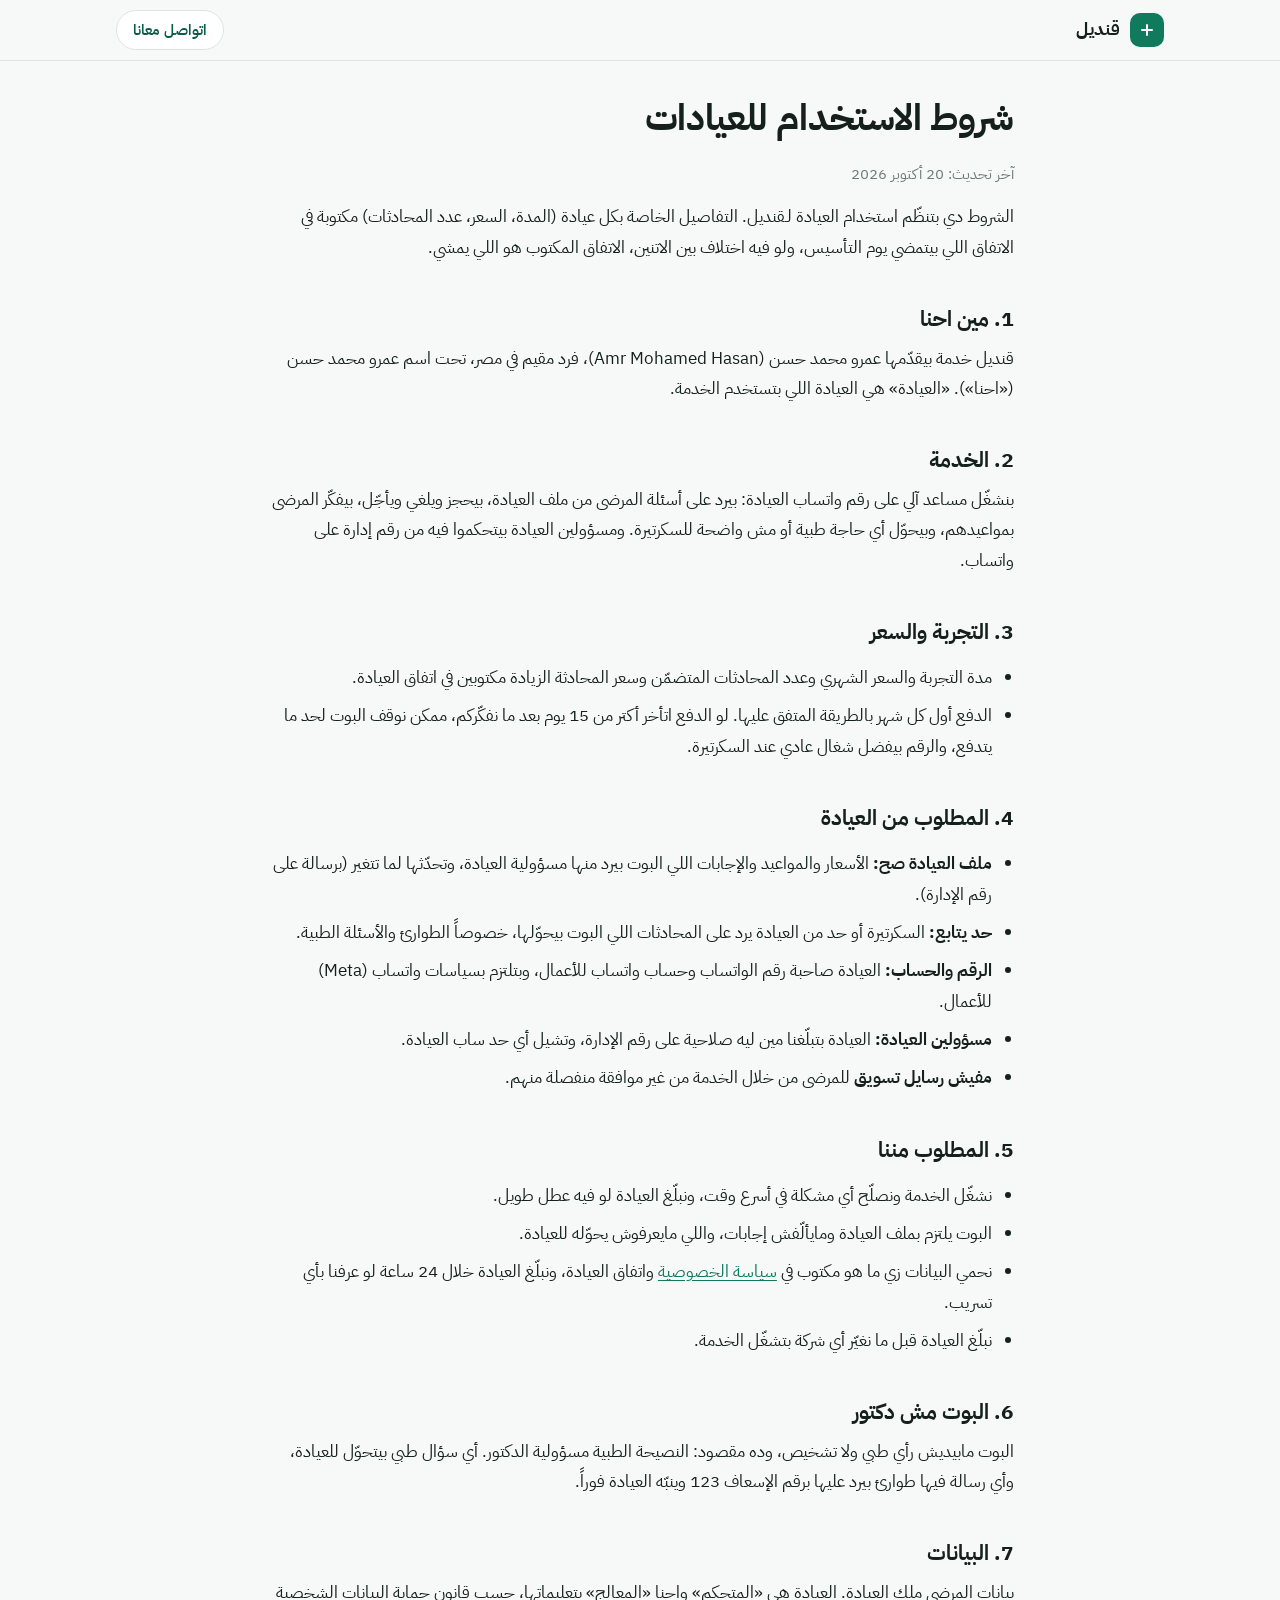
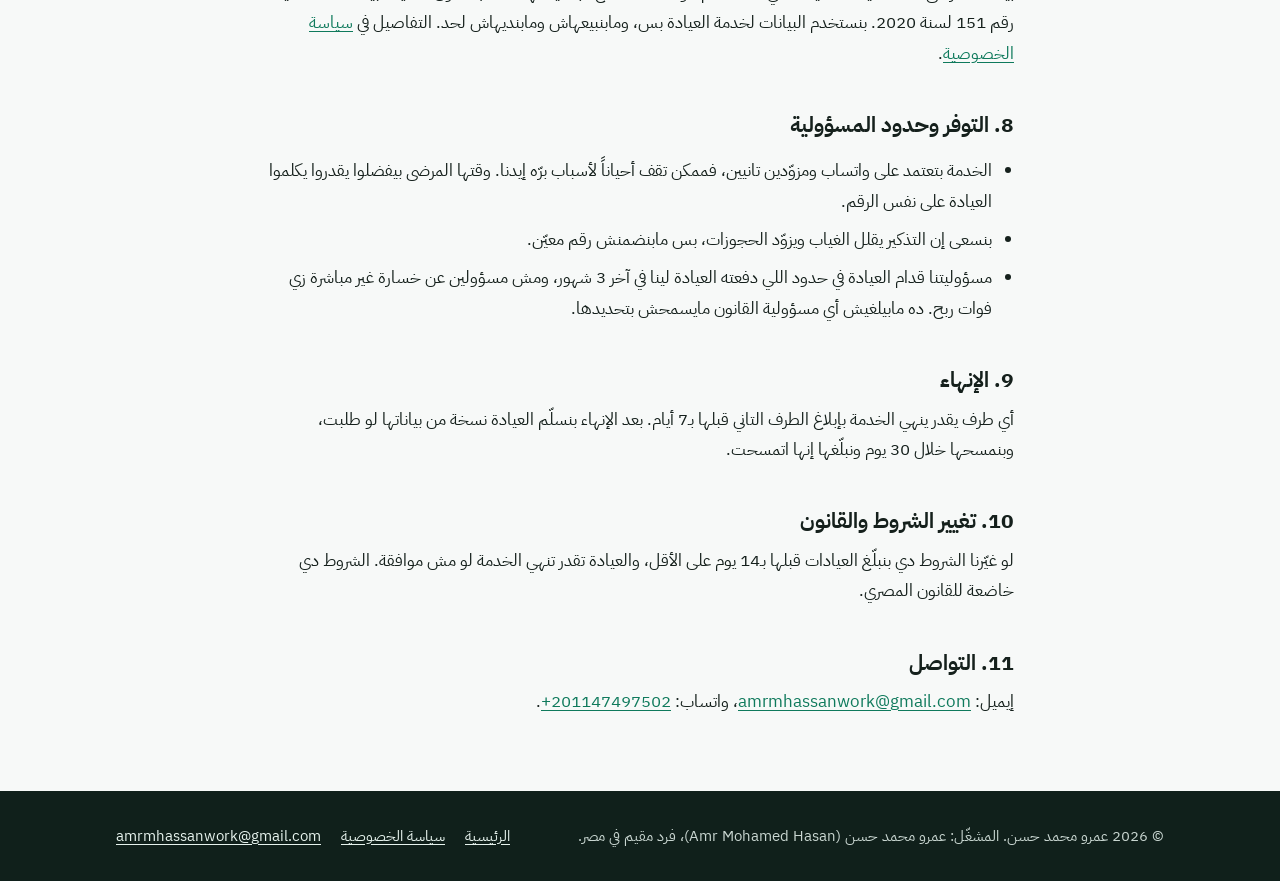
<file: terms.html>
<!doctype html>
<html lang="ar" dir="rtl">
<head>
  <meta charset="utf-8">
  <meta name="viewport" content="width=device-width, initial-scale=1">
  <title>شروط الاستخدام | قنديل</title>
  <meta name="description" content="شروط استخدام قنديل للعيادات، بكلام بسيط.">
  <meta name="theme-color" content="#0f7a5c">
  <link rel="icon" href="data:image/svg+xml,%3Csvg xmlns='http://www.w3.org/2000/svg' viewBox='0 0 32 32'%3E%3Crect width='32' height='32' rx='8' fill='%230f7a5c'/%3E%3Cpath d='M9 16h14M16 9v14' stroke='white' stroke-width='3.5' stroke-linecap='round'/%3E%3C/svg%3E">
  <link rel="preconnect" href="https://fonts.googleapis.com">
  <link rel="preconnect" href="https://fonts.gstatic.com" crossorigin>
  <link rel="stylesheet" href="https://fonts.googleapis.com/css2?family=IBM+Plex+Sans+Arabic:wght@400;500;600;700&display=swap">
  <link rel="stylesheet" href="style.css">
</head>
<body>
<a class="skip" href="#main">تخطّى للمحتوى</a>

<header class="site-header">
  <div class="wrap">
    <a class="brand" href="index.html" aria-label="قنديل، الصفحة الرئيسية">
      <span class="brand-mark" aria-hidden="true"><svg viewBox="0 0 24 24" fill="none" stroke="currentColor" stroke-width="2.4" stroke-linecap="round"><path d="M6 12h12M12 6v12"/></svg></span>
      <span>قنديل</span>
    </a>
    <a class="btn btn-ghost btn-sm" href="index.html#contact">اتواصل معانا</a>
  </div>
</header>

<main id="main" class="doc">
  <div class="wrap">
    <h1>شروط الاستخدام للعيادات</h1>
    <p class="meta">آخر تحديث: 20 أكتوبر 2026</p>
    <p>الشروط دي بتنظّم استخدام العيادة لـقنديل. التفاصيل الخاصة بكل عيادة (المدة، السعر، عدد المحادثات) مكتوبة في الاتفاق اللي بيتمضي يوم التأسيس، ولو فيه اختلاف بين الاتنين، الاتفاق المكتوب هو اللي يمشي.</p>

    <h2>1. مين احنا</h2>
    <p>قنديل خدمة بيقدّمها عمرو محمد حسن (Amr Mohamed Hasan)، فرد مقيم في مصر، تحت اسم عمرو محمد حسن («احنا»). «العيادة» هي العيادة اللي بتستخدم الخدمة.</p>

    <h2>2. الخدمة</h2>
    <p>بنشغّل مساعد آلي على رقم واتساب العيادة: بيرد على أسئلة المرضى من ملف العيادة، بيحجز ويلغي ويأجّل، بيفكّر المرضى بمواعيدهم، وبيحوّل أي حاجة طبية أو مش واضحة للسكرتيرة. ومسؤولين العيادة بيتحكموا فيه من رقم إدارة على واتساب.</p>

    <h2>3. التجربة والسعر</h2>
    <ul>
      <li>مدة التجربة والسعر الشهري وعدد المحادثات المتضمّن وسعر المحادثة الزيادة مكتوبين في اتفاق العيادة.</li>
      <li>الدفع أول كل شهر بالطريقة المتفق عليها. لو الدفع اتأخر أكتر من 15 يوم بعد ما نفكّركم، ممكن نوقف البوت لحد ما يتدفع، والرقم بيفضل شغال عادي عند السكرتيرة.</li>
    </ul>

    <h2>4. المطلوب من العيادة</h2>
    <ul>
      <li><strong>ملف العيادة صح:</strong> الأسعار والمواعيد والإجابات اللي البوت بيرد منها مسؤولية العيادة، وتحدّثها لما تتغير (برسالة على رقم الإدارة).</li>
      <li><strong>حد يتابع:</strong> السكرتيرة أو حد من العيادة يرد على المحادثات اللي البوت بيحوّلها، خصوصاً الطوارئ والأسئلة الطبية.</li>
      <li><strong>الرقم والحساب:</strong> العيادة صاحبة رقم الواتساب وحساب واتساب للأعمال، وبتلتزم بسياسات واتساب (Meta) للأعمال.</li>
      <li><strong>مسؤولين العيادة:</strong> العيادة بتبلّغنا مين ليه صلاحية على رقم الإدارة، وتشيل أي حد ساب العيادة.</li>
      <li><strong>مفيش رسايل تسويق</strong> للمرضى من خلال الخدمة من غير موافقة منفصلة منهم.</li>
    </ul>

    <h2>5. المطلوب مننا</h2>
    <ul>
      <li>نشغّل الخدمة ونصلّح أي مشكلة في أسرع وقت، ونبلّغ العيادة لو فيه عطل طويل.</li>
      <li>البوت يلتزم بملف العيادة ومايألّفش إجابات، واللي مايعرفوش يحوّله للعيادة.</li>
      <li>نحمي البيانات زي ما هو مكتوب في <a href="privacy.html">سياسة الخصوصية</a> واتفاق العيادة، ونبلّغ العيادة خلال 24 ساعة لو عرفنا بأي تسريب.</li>
      <li>نبلّغ العيادة قبل ما نغيّر أي شركة بتشغّل الخدمة.</li>
    </ul>

    <h2>6. البوت مش دكتور</h2>
    <p>البوت مابيديش رأي طبي ولا تشخيص، وده مقصود: النصيحة الطبية مسؤولية الدكتور. أي سؤال طبي بيتحوّل للعيادة، وأي رسالة فيها طوارئ بيرد عليها برقم الإسعاف 123 وينبّه العيادة فوراً.</p>

    <h2>7. البيانات</h2>
    <p>بيانات المرضى ملك العيادة. العيادة هي «المتحكم» واحنا «المعالج» بتعليماتها، حسب قانون حماية البيانات الشخصية رقم 151 لسنة 2020. بنستخدم البيانات لخدمة العيادة بس، ومابنبيعهاش ومابنديهاش لحد. التفاصيل في <a href="privacy.html">سياسة الخصوصية</a>.</p>

    <h2>8. التوفر وحدود المسؤولية</h2>
    <ul>
      <li>الخدمة بتعتمد على واتساب ومزوّدين تانيين، فممكن تقف أحياناً لأسباب برّه إيدنا. وقتها المرضى بيفضلوا يقدروا يكلموا العيادة على نفس الرقم.</li>
      <li>بنسعى إن التذكير يقلل الغياب ويزوّد الحجوزات، بس مابنضمنش رقم معيّن.</li>
      <li>مسؤوليتنا قدام العيادة في حدود اللي دفعته العيادة لينا في آخر 3 شهور، ومش مسؤولين عن خسارة غير مباشرة زي فوات ربح. ده مابيلغيش أي مسؤولية القانون مايسمحش بتحديدها.</li>
    </ul>

    <h2>9. الإنهاء</h2>
    <p>أي طرف يقدر ينهي الخدمة بإبلاغ الطرف التاني قبلها بـ7 أيام. بعد الإنهاء بنسلّم العيادة نسخة من بياناتها لو طلبت، وبنمسحها خلال 30 يوم ونبلّغها إنها اتمسحت.</p>

    <h2>10. تغيير الشروط والقانون</h2>
    <p>لو غيّرنا الشروط دي بنبلّغ العيادات قبلها بـ14 يوم على الأقل، والعيادة تقدر تنهي الخدمة لو مش موافقة. الشروط دي خاضعة للقانون المصري.</p>

    <h2>11. التواصل</h2>
    <p>إيميل: <a class="ltr" href="mailto:amrmhassanwork@gmail.com">amrmhassanwork@gmail.com</a>، واتساب: <a class="ltr" href="https://wa.me/201147497502">+201147497502</a>.</p>
  </div>
</main>

<footer class="site-footer">
  <div class="wrap">
    <p>© 2026 عمرو محمد حسن. المشغّل: عمرو محمد حسن (Amr Mohamed Hasan)، فرد مقيم في مصر.</p>
    <ul class="foot-links">
      <li><a href="index.html">الرئيسية</a></li>
      <li><a href="privacy.html">سياسة الخصوصية</a></li>
      <li><a href="mailto:amrmhassanwork@gmail.com">amrmhassanwork@gmail.com</a></li>
    </ul>
  </div>
</footer>
</body>
</html>
</file>
<file: style.css>
/* Site styles: one file, no build step. Mobile first, RTL, light theme. */

:root {
  --bg: #f7f9f8;
  --surface: #ffffff;
  --surface-2: #eef5f2;
  --text: #15201c;
  --text-2: #4a5a54;
  --text-3: #6b7a74;
  --line: #dbe5e1;
  --brand: #0f7a5c;       /* deep clinic green */
  --brand-ink: #0b5c45;
  --brand-soft: #e1f2ec;
  --accent: #25d366;      /* WhatsApp green, used sparingly */
  --warn-soft: #fff5e0;
  --radius: 14px;
  --radius-sm: 10px;
  --shadow: 0 1px 2px rgba(16, 40, 32, .06), 0 8px 24px rgba(16, 40, 32, .06);
  --max: 1080px;
  --gutter: 16px;
  --font: "IBM Plex Sans Arabic", "Segoe UI", Tahoma, Arial, sans-serif;
  color-scheme: light;
}

*, *::before, *::after { box-sizing: border-box; }

html { -webkit-text-size-adjust: 100%; scroll-behavior: smooth; }

body {
  margin: 0;
  background: var(--bg);
  color: var(--text);
  font-family: var(--font);
  font-size: 17px;
  line-height: 1.8;
  overflow-wrap: anywhere;
}

img, svg { max-width: 100%; height: auto; }

a { color: var(--brand); text-underline-offset: 3px; }
a:hover { color: var(--brand-ink); }

:focus-visible { outline: 3px solid var(--brand); outline-offset: 2px; border-radius: 4px; }

h1, h2, h3 { line-height: 1.35; margin: 0 0 .5em; font-weight: 700; }
h1 { font-size: clamp(1.75rem, 6vw, 2.75rem); letter-spacing: -.01em; }
h2 { font-size: clamp(1.4rem, 4.5vw, 2rem); }
h3 { font-size: 1.12rem; }
p { margin: 0 0 1em; }

.wrap { width: 100%; max-width: var(--max); margin-inline: auto; padding-inline: var(--gutter); }

.skip { position: absolute; inset-inline-start: -999px; top: 8px; background: var(--surface); padding: 8px 12px; z-index: 10; }
.skip:focus { inset-inline-start: 8px; }

/* Header */
.site-header {
  position: sticky; top: 0; z-index: 5;
  background: rgba(247, 249, 248, .92);
  backdrop-filter: saturate(1.4) blur(8px);
  border-bottom: 1px solid var(--line);
}
.site-header .wrap { display: flex; align-items: center; justify-content: space-between; gap: 12px; min-height: 60px; }
.brand { display: inline-flex; align-items: center; gap: 10px; font-weight: 700; font-size: 1.1rem; color: var(--text); text-decoration: none; }
.brand-mark {
  width: 34px; height: 34px; border-radius: 10px; flex: none;
  background: var(--brand); color: #fff; display: grid; place-items: center;
}
.brand-mark svg { width: 20px; height: 20px; }
.nav { display: none; gap: 22px; }
.nav a { color: var(--text-2); text-decoration: none; font-size: .95rem; }
.nav a:hover { color: var(--brand); }

/* Buttons */
.btn {
  display: inline-flex; align-items: center; justify-content: center; gap: 8px;
  min-height: 48px; padding: 10px 20px; border-radius: 999px;
  font: inherit; font-weight: 600; font-size: 1rem; text-decoration: none;
  border: 1px solid transparent; cursor: pointer;
}
.btn-primary { background: var(--brand); color: #fff; }
.btn-primary:hover { background: var(--brand-ink); color: #fff; }
.btn-ghost { background: var(--surface); color: var(--brand-ink); border-color: var(--line); }
.btn-ghost:hover { border-color: var(--brand); }
.btn-sm { min-height: 40px; padding: 6px 16px; font-size: .92rem; }
.btn svg { width: 20px; height: 20px; flex: none; }

/* Sections */
section { padding-block: 56px; }
.section-alt { background: var(--surface); border-block: 1px solid var(--line); }
.eyebrow { display: inline-block; color: var(--brand); font-weight: 600; font-size: .9rem; margin-bottom: 6px; }
.lead { color: var(--text-2); font-size: 1.08rem; max-width: 46rem; }

/* Hero */
.hero { padding-block: 40px 56px; }
.hero-grid { display: grid; gap: 36px; align-items: center; }
.hero h1 span { color: var(--brand); }
.promises { list-style: none; padding: 0; margin: 22px 0 26px; display: grid; gap: 12px; }
.promises li {
  display: flex; gap: 12px; align-items: flex-start;
  background: var(--surface); border: 1px solid var(--line); border-radius: var(--radius-sm);
  padding: 12px 14px;
}
.promises strong { display: block; }
.promises small { color: var(--text-3); font-size: .9rem; line-height: 1.6; display: block; }
.tick {
  flex: none; width: 28px; height: 28px; border-radius: 50%;
  background: var(--brand-soft); color: var(--brand); display: grid; place-items: center; margin-top: 2px;
}
.tick svg { width: 16px; height: 16px; }
.cta-row { display: flex; flex-wrap: wrap; gap: 10px; }
.note { color: var(--text-3); font-size: .9rem; margin-top: 12px; }

/* Chat mock */
.phone {
  max-width: 360px; margin-inline: auto; width: 100%;
  background: #e9e3da; border-radius: 26px; padding: 0 0 14px;
  border: 8px solid #1d2a26; box-shadow: var(--shadow); overflow: hidden;
}
.phone-top { background: #0b5c45; color: #fff; padding: 12px 14px; display: flex; align-items: center; gap: 10px; }
.phone-top .avatar { width: 34px; height: 34px; border-radius: 50%; background: #fff3; display: grid; place-items: center; font-weight: 700; }
.phone-top b { display: block; font-size: .95rem; line-height: 1.3; }
.phone-top small { opacity: .8; font-size: .78rem; }
.chat { display: flex; flex-direction: column; gap: 8px; padding: 14px 12px 0; font-size: .92rem; line-height: 1.6; }
.msg { max-width: 85%; padding: 7px 11px 5px; border-radius: 10px; box-shadow: 0 1px 1px rgba(0,0,0,.08); }
.msg time { display: block; font-size: .7rem; color: #667; text-align: end; direction: ltr; }
.msg.in { background: #fff; align-self: flex-start; border-start-start-radius: 2px; }
.msg.out { background: #d9fdd3; align-self: flex-end; border-start-end-radius: 2px; }
.chips { display: flex; gap: 6px; flex-wrap: wrap; margin-top: 6px; }
.chips span { background: #fff; border: 1px solid #cfe9df; color: #0b6b9a; border-radius: 8px; padding: 2px 10px; font-size: .82rem; }

/* Cards and grids */
.grid { display: grid; gap: 14px; }
.card {
  background: var(--surface); border: 1px solid var(--line); border-radius: var(--radius);
  padding: 20px; box-shadow: 0 1px 2px rgba(16,40,32,.04);
}
.section-alt .card { background: var(--bg); }
.card p { color: var(--text-2); margin: 0; }
.icon {
  width: 42px; height: 42px; border-radius: 12px; background: var(--brand-soft); color: var(--brand);
  display: grid; place-items: center; margin-bottom: 12px;
}
.icon svg { width: 22px; height: 22px; }

.steps { counter-reset: step; list-style: none; padding: 0; margin: 24px 0 0; display: grid; gap: 14px; }
.steps li { position: relative; padding-inline-start: 58px; }
.steps li::before {
  counter-increment: step; content: counter(step, arabic-indic);
  position: absolute; inset-inline-start: 20px; top: 20px;
  width: 26px; height: 26px; border-radius: 50%; background: var(--brand); color: #fff;
  display: grid; place-items: center; font-weight: 700; font-size: .9rem; line-height: 1;
}

.features { list-style: none; padding: 0; margin: 24px 0 0; display: grid; gap: 12px; }
.features li { display: flex; gap: 14px; align-items: flex-start; background: var(--surface); border: 1px solid var(--line); border-radius: var(--radius-sm); padding: 14px 16px; }
.features li .icon { margin: 0; flex: none; width: 38px; height: 38px; border-radius: 10px; }
.features strong { display: block; }
.features span { color: var(--text-2); font-size: .95rem; line-height: 1.7; }

.control { display: grid; gap: 28px; align-items: start; }
.control ul { padding-inline-start: 1.2em; margin: 0; }
.control li { margin-bottom: .6em; color: var(--text-2); }
.control li strong { color: var(--text); }
.callout { background: var(--brand-soft); border: 1px solid #c5e6da; border-radius: var(--radius); padding: 18px 20px; }
.callout h3 { color: var(--brand-ink); }
.callout p:last-child { margin: 0; }

/* FAQ */
.faq { margin-top: 24px; display: grid; gap: 10px; }
.faq details { background: var(--surface); border: 1px solid var(--line); border-radius: var(--radius-sm); }
.faq summary {
  cursor: pointer; list-style: none; padding: 14px 16px; font-weight: 600;
  display: flex; justify-content: space-between; gap: 12px; align-items: center; min-height: 48px;
}
.faq summary::-webkit-details-marker { display: none; }
.faq summary::after { content: "+"; color: var(--brand); font-size: 1.4rem; line-height: 1; flex: none; }
.faq details[open] summary::after { content: "−"; }
.faq .answer { padding: 0 16px 14px; color: var(--text-2); }
.faq .answer p:last-child { margin: 0; }

/* Contact */
.contact-box { display: grid; gap: 18px; background: var(--surface); border: 1px solid var(--line); border-radius: var(--radius); padding: 24px 20px; box-shadow: var(--shadow); }
.contact-lines { list-style: none; padding: 0; margin: 0; display: grid; gap: 10px; }
.contact-lines li { display: flex; gap: 10px; align-items: center; }
.contact-lines .ltr { direction: ltr; unicode-bidi: isolate; }

/* Footer */
.site-footer { background: #10201b; color: #c9d6d1; padding-block: 32px; font-size: .92rem; }
.site-footer a { color: #e6f2ed; }
.site-footer .wrap { display: grid; gap: 16px; }
.foot-links { display: flex; flex-wrap: wrap; gap: 8px 20px; list-style: none; padding: 0; margin: 0; }
.site-footer p { margin: 0; }

/* Legal pages */
.doc { padding-block: 32px 56px; }
.doc .wrap { max-width: 780px; }
.doc h1 { font-size: clamp(1.6rem, 5.5vw, 2.3rem); }
.doc h2 { font-size: 1.3rem; margin-top: 1.8em; padding-top: .2em; scroll-margin-top: 76px; }
.doc h3 { margin-top: 1.2em; }
.doc ul, .doc ol { padding-inline-start: 1.3em; }
.doc li { margin-bottom: .45em; }
.meta { color: var(--text-3); font-size: .92rem; }
.summary-box { background: var(--brand-soft); border: 1px solid #c5e6da; border-radius: var(--radius); padding: 16px 20px; margin: 20px 0 8px; }
.summary-box ul { margin: 0; }
.clinic-box { background: var(--surface); border: 1px solid var(--line); border-radius: var(--radius-sm); padding: 14px 16px; margin: 12px 0; }
.toc { background: var(--surface); border: 1px solid var(--line); border-radius: var(--radius-sm); padding: 12px 18px; margin: 20px 0; }
.toc ol { margin: 6px 0 0; columns: 1; }
.toc a { text-decoration: none; }
.table-scroll { overflow-x: auto; margin: 12px 0 16px; border: 1px solid var(--line); border-radius: var(--radius-sm); background: var(--surface); }
table { border-collapse: collapse; width: 100%; font-size: .93rem; line-height: 1.6; }
th, td { text-align: start; padding: 10px 12px; border-bottom: 1px solid var(--line); vertical-align: top; }
th { background: var(--surface-2); font-weight: 600; }
tr:last-child td { border-bottom: 0; }
.cmd { display: inline-block; background: var(--surface-2); border: 1px solid var(--line); border-radius: 6px; padding: 0 8px; font-weight: 600; white-space: nowrap; }
.ltr { direction: ltr; unicode-bidi: isolate; }

/* Wider screens */
@media (min-width: 720px) {
  section { padding-block: 72px; }
  .nav { display: flex; }
  .grid-3 { grid-template-columns: repeat(3, 1fr); }
  .features { grid-template-columns: repeat(2, 1fr); }
  .steps { grid-template-columns: repeat(3, 1fr); }
  .contact-box { grid-template-columns: 1.2fr 1fr; align-items: center; padding: 32px; }
  .site-footer .wrap { grid-template-columns: 1fr auto; align-items: center; }
  .toc ol { columns: 2; }
}
@media (min-width: 960px) {
  .hero { padding-block: 64px 80px; }
  .hero-grid { grid-template-columns: 1.15fr .85fr; gap: 56px; }
  .control { grid-template-columns: 1.1fr .9fr; gap: 48px; }
}

@media (prefers-reduced-motion: reduce) { html { scroll-behavior: auto; } }

@media print {
  .site-header, .site-footer, .skip { display: none; }
  body { background: #fff; font-size: 12pt; }
}
</file>
